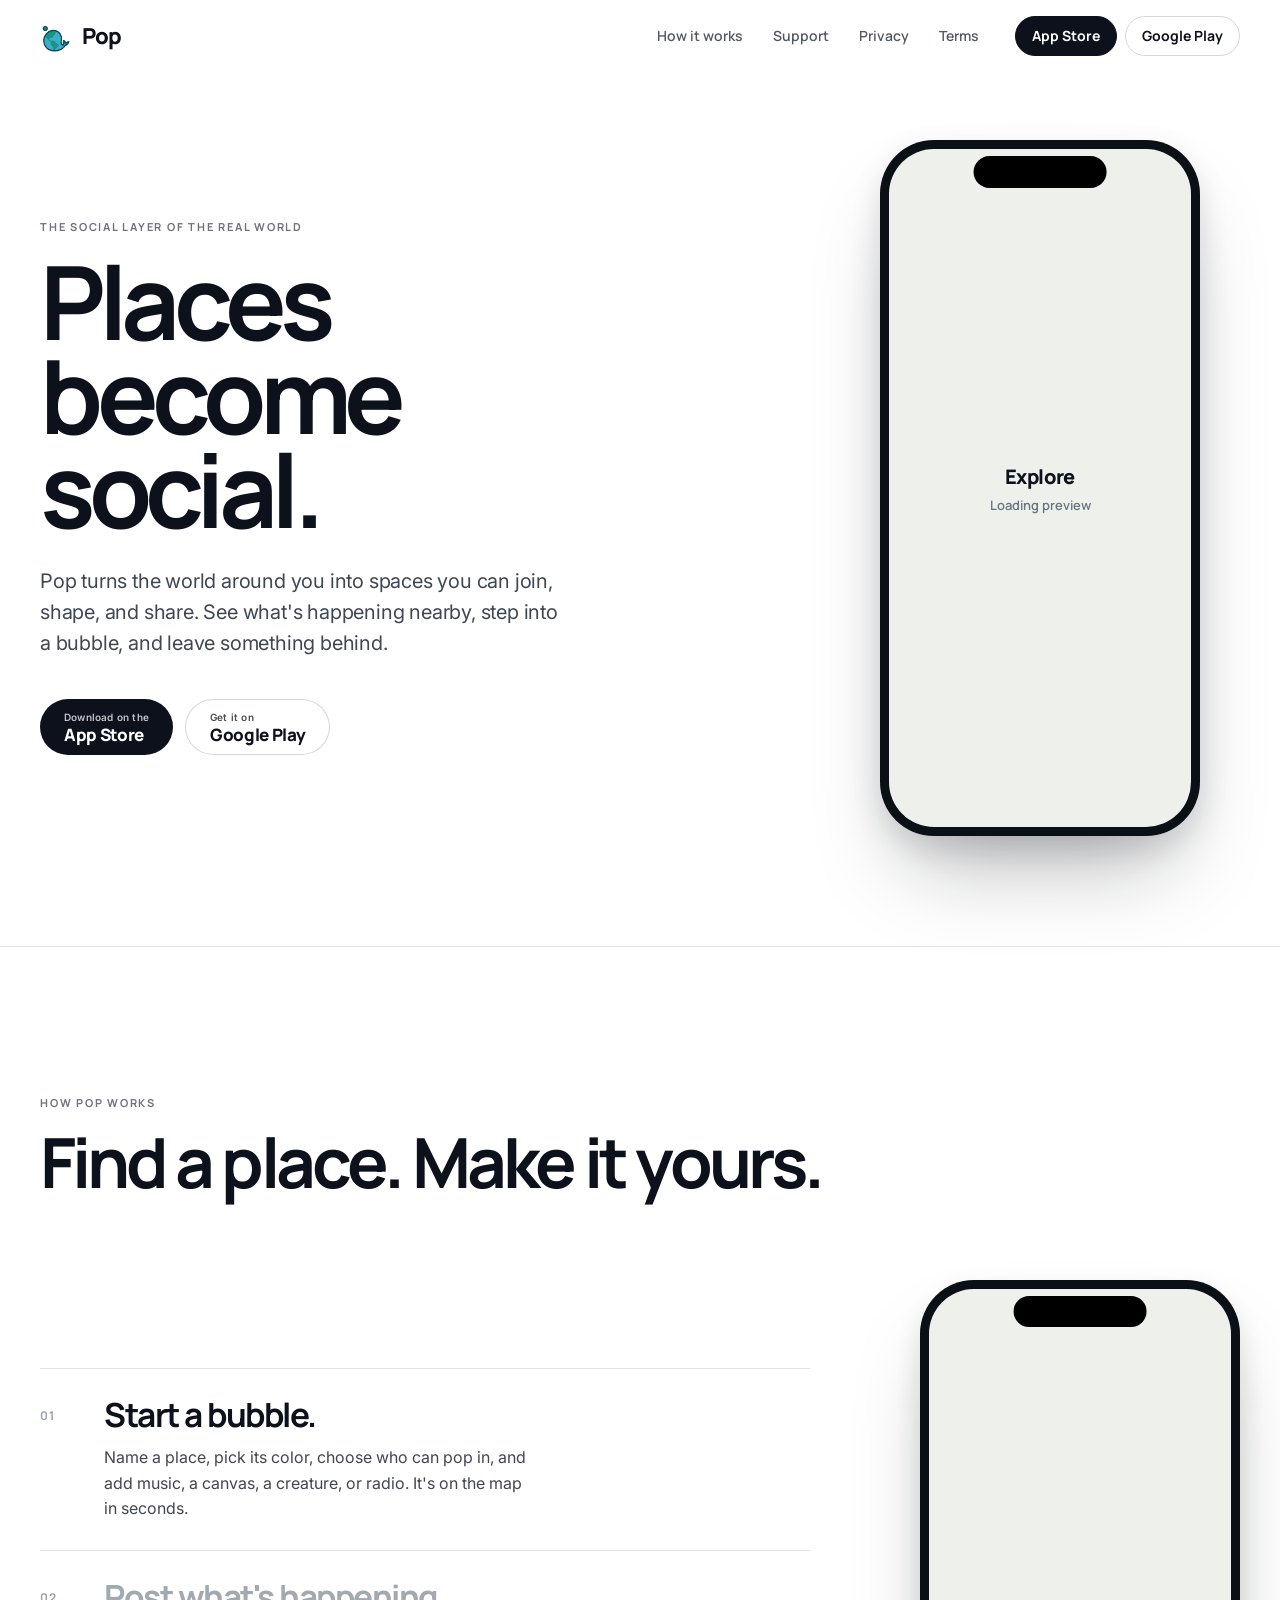
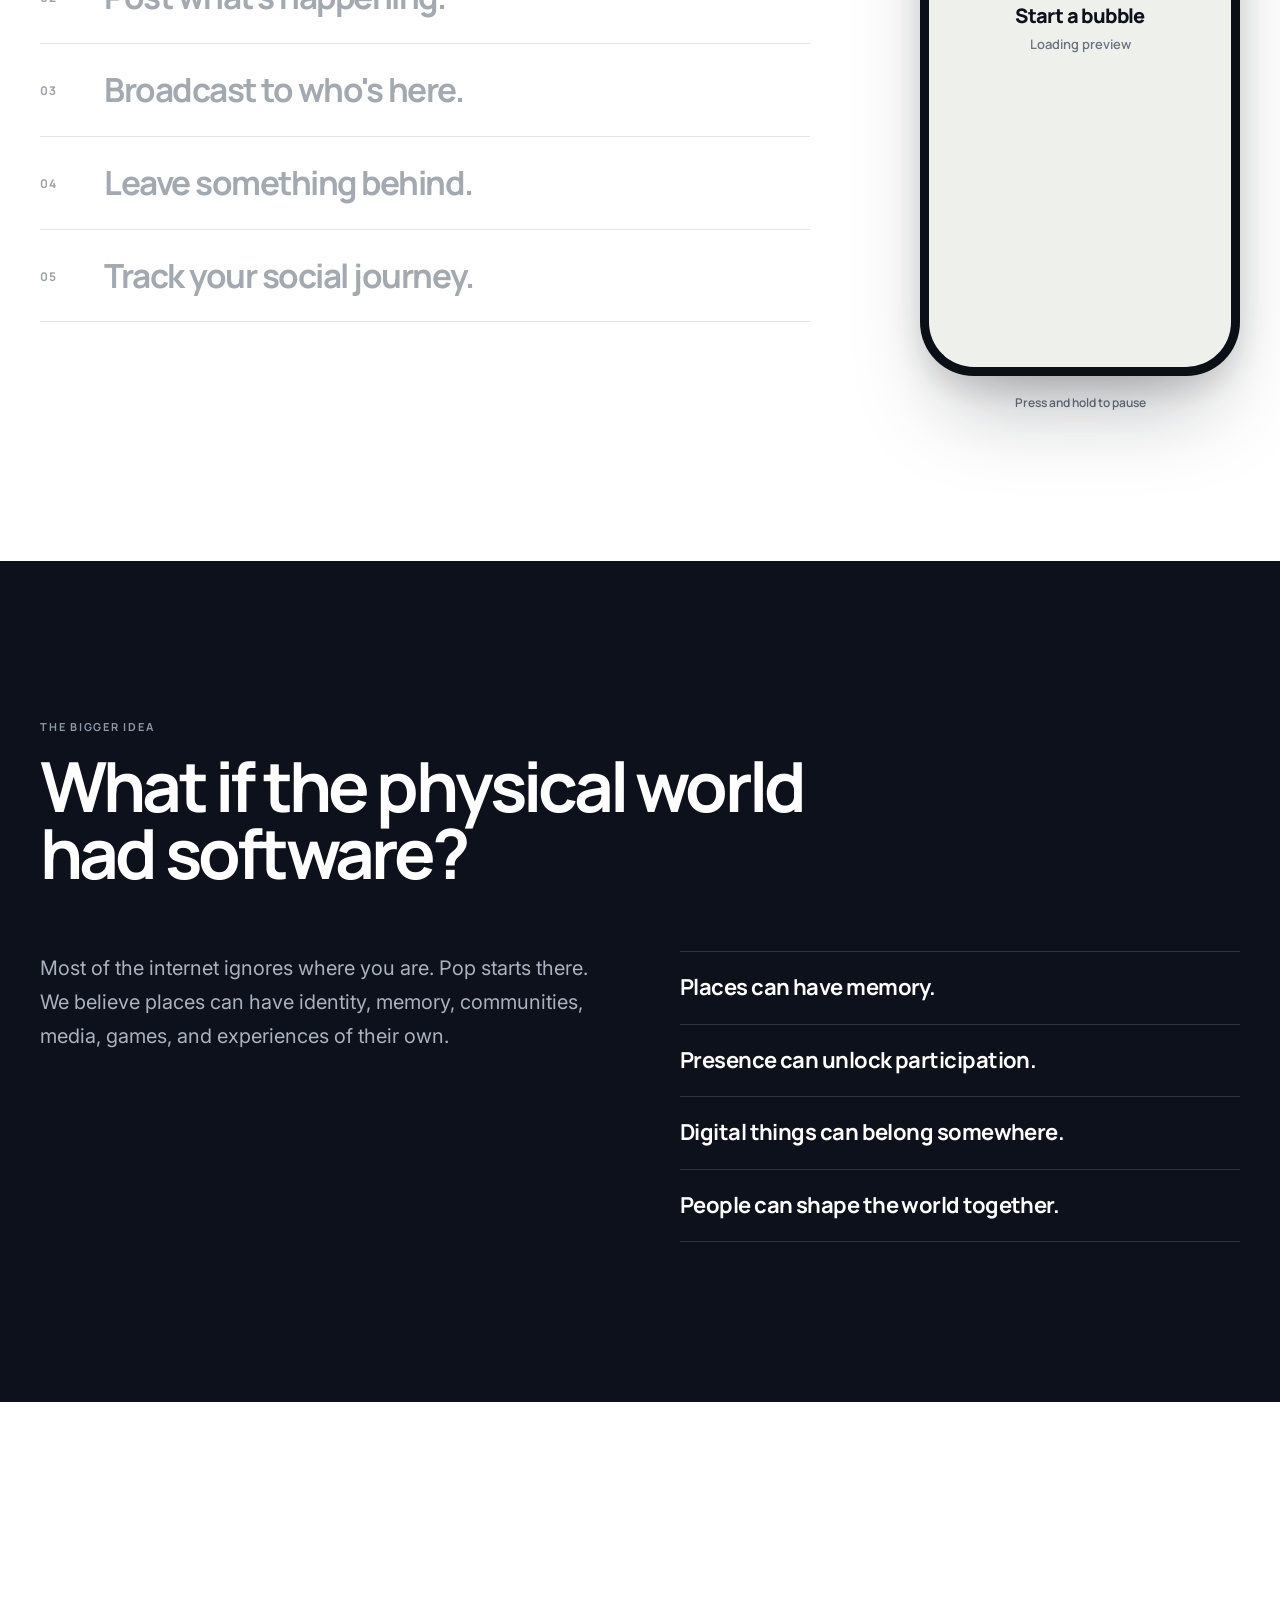
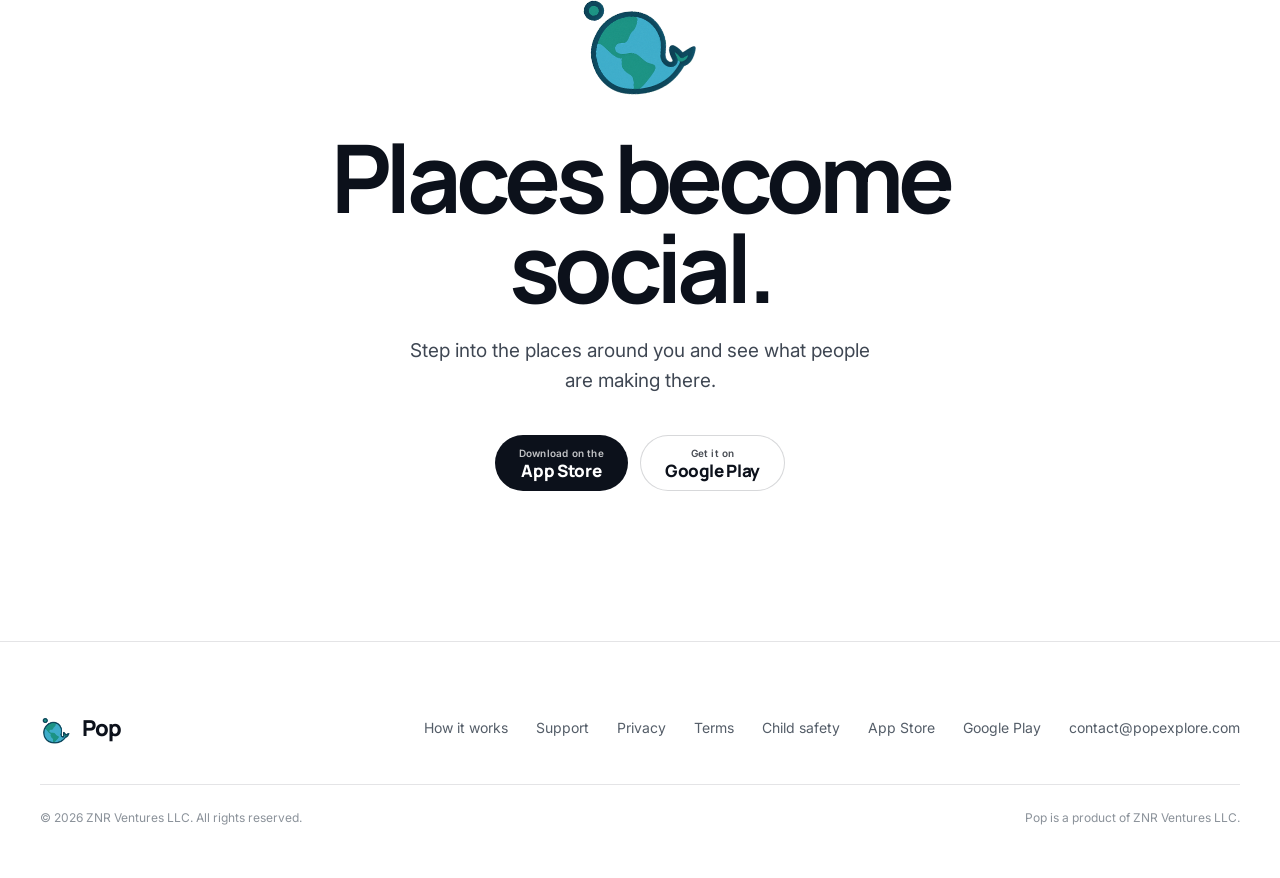
<file: index.html>
<!DOCTYPE html>
<html lang="en">
<head>
<meta charset="utf-8">
<meta name="viewport" content="width=device-width, initial-scale=1">
<title>Pop · Places become social</title>
<meta name="description" content="Pop is a location-based social app. Drop into bubbles anchored to real places, see what's happening nearby, and leave something behind.">
<link rel="canonical" href="https://popexplore.com/">
<meta name="theme-color" content="#FFFFFF">
<meta name="apple-itunes-app" content="app-id=6757016070">
<meta property="og:title" content="Pop · Places become social">
<meta property="og:description" content="Pop turns the world around you into social spaces you can join, shape, and share.">
<meta property="og:type" content="website">
<meta property="og:url" content="https://popexplore.com/">
<meta property="og:image" content="https://popexplore.com/assets/og.png">
<meta name="twitter:card" content="summary_large_image">
<meta name="twitter:title" content="Pop · Places become social">
<meta name="twitter:description" content="Pop turns the world around you into social spaces you can join, shape, and share.">
<meta name="twitter:image" content="https://popexplore.com/assets/og.png">
<link rel="icon" href="/assets/favicon.png?v=2">
<link rel="apple-touch-icon" href="/assets/favicon.png?v=2">
<link rel="preconnect" href="https://fonts.googleapis.com">
<link rel="preconnect" href="https://fonts.gstatic.com" crossorigin>
<link href="https://fonts.googleapis.com/css2?family=Inter:wght@400;500;600&family=Manrope:wght@500;600;700;800&display=swap" rel="stylesheet">
<link rel="stylesheet" href="/assets/site.css">
</head>
<body>
<header class="site-nav" id="nav">
  <div class="wrap nav-inner">
    <a class="brand" href="/"><img src="/assets/whale_logo.png" alt=""><span>Pop</span></a>
    <nav class="nav-links" aria-label="Primary navigation">
      <a href="/#product">How it works</a>
      <a href="/support.html">Support</a>
      <a href="/privacy.html">Privacy</a>
      <a href="/terms.html">Terms</a>
      <span class="nav-stores"><a class="nav-store dark" href="https://apps.apple.com/us/app/pop-where-moments-make-places/id6757016070" target="_blank" rel="noopener">App Store</a><a class="nav-store" href="https://play.google.com/store/apps/details?id=com.zach.popapp" target="_blank" rel="noopener">Google Play</a></span>
    </nav>
  </div>
</header>

<main>
<section class="hero">
<div class="wrap hero-grid">
<div class="hero-copy reveal">
<div class="kicker">The social layer of the real world</div>
<h1>Places become social.</h1>
<p class="lede">Pop turns the world around you into spaces you can join, shape, and share. See what's happening nearby, step into a bubble, and leave something behind.</p>
<div class="hero-actions"><div class="stores"><a class="store store-ios" href="https://apps.apple.com/us/app/pop-where-moments-make-places/id6757016070" target="_blank" rel="noopener"><small>Download on the</small><b>App Store</b></a><a class="store store-and" href="https://play.google.com/store/apps/details?id=com.zach.popapp" target="_blank" rel="noopener"><small>Get it on</small><b>Google Play</b></a></div></div>
</div>
<div class="hero-phone reveal"><div class="phone" id="heroPhone"><div class="scr"><video src="/media/explore.mp4" poster="/media/explore.jpg" muted loop playsinline preload="auto" aria-label="The Pop map, with bubbles anchored to real places. Tapping one opens its preview."></video><div class="island"></div><div class="ph"><b>Explore</b><span>Loading preview</span></div></div></div></div>
</div>
</section>

<section class="tour" id="product" aria-label="How Pop works">
<span id="features"></span>
<div class="wrap">
<div class="kicker reveal">How Pop works</div>
<h2 class="section-heading reveal">Find a place. Make it yours.</h2>
<div class="tour-grid">
<div class="steps reveal" role="tablist" aria-label="Pop features">
<button class="step" role="tab" aria-selected="false" data-k="create"><span class="n">01</span><span><span class="t">Start a bubble.</span><span class="d">Name a place, pick its color, choose who can pop in, and add music, a canvas, a creature, or radio. It's on the map in seconds.</span></span><span class="bar"><i></i></span></button>
<button class="step" role="tab" aria-selected="false" data-k="post"><span class="n">02</span><span><span class="t">Post what's happening.</span><span class="d">Share a moment with everyone in the bubble. Right here, right now.</span></span><span class="bar"><i></i></span></button>
<button class="step" role="tab" aria-selected="false" data-k="broadcast"><span class="n">03</span><span><span class="t">Broadcast to who's here.</span><span class="d">See the people around you, tap the ones you want, and send one message to all of them.</span></span><span class="bar"><i></i></span></button>
<button class="step" role="tab" aria-selected="false" data-k="station"><span class="n">04</span><span><span class="t">Leave something behind.</span><span class="d">A bubble can keep its own station. Tune in, nominate songs, and hear what a place sounds like.</span></span><span class="bar"><i></i></span></button>
<button class="step" role="tab" aria-selected="false" data-k="passport"><span class="n">05</span><span><span class="t">Track your social journey.</span><span class="d">Your profile keeps the bubbles, events, and people you've met along the way.</span></span><span class="bar"><i></i></span></button>
</div>
<div class="tour-phone"><div class="phone" id="tourPhone"><div class="scr"><video muted playsinline preload="metadata" poster="/media/create.jpg" aria-label="Pop feature walkthrough"></video><div class="island"></div><div class="ph"><b id="tourPh">Start a bubble</b><span>Loading preview</span></div></div></div><div class="hint">Press and hold to pause</div></div>
</div>
</div>
</section>

<section class="vision" id="vision">
<div class="wrap">
<div class="kicker reveal">The bigger idea</div>
<h2 class="section-heading reveal">What if the physical world had software?</h2>
<div class="vision-body"><p class="reveal">Most of the internet ignores where you are. Pop starts there. We believe places can have identity, memory, communities, media, games, and experiences of their own.</p><div class="vision-principles reveal"><div>Places can have memory.</div><div>Presence can unlock participation.</div><div>Digital things can belong somewhere.</div><div>People can shape the world together.</div></div></div>
</div>
</section>

<section class="final" id="get">
<div class="wrap reveal">
<img src="/assets/whale_logo.png" alt="Pop whale mascot">
<h2>Places become social.</h2>
<p>Step into the places around you and see what people are making there.</p>
<div class="stores center"><a class="store store-ios" href="https://apps.apple.com/us/app/pop-where-moments-make-places/id6757016070" target="_blank" rel="noopener"><small>Download on the</small><b>App Store</b></a><a class="store store-and" href="https://play.google.com/store/apps/details?id=com.zach.popapp" target="_blank" rel="noopener"><small>Get it on</small><b>Google Play</b></a></div>
</div>
</section>
</main>

<footer><div class="wrap"><div class="footer-top"><a class="brand" href="/"><img src="/assets/whale_logo.png" alt=""><span>Pop</span></a><nav class="footer-links" aria-label="Footer"><a href="/#product">How it works</a><a href="/support.html">Support</a><a href="/privacy.html">Privacy</a><a href="/terms.html">Terms</a><a href="/child-safety.html">Child safety</a><a href="https://apps.apple.com/us/app/pop-where-moments-make-places/id6757016070" target="_blank" rel="noopener">App Store</a><a href="https://play.google.com/store/apps/details?id=com.zach.popapp" target="_blank" rel="noopener">Google Play</a><a href="mailto:contact@popexplore.com">contact@popexplore.com</a></nav></div><div class="footer-bottom"><span>© 2026 ZNR Ventures LLC. All rights reserved.</span><span>Pop is a product of ZNR Ventures LLC.</span></div></div></footer>

<script src="/assets/site.js"></script>
</body>
</html>
</file>
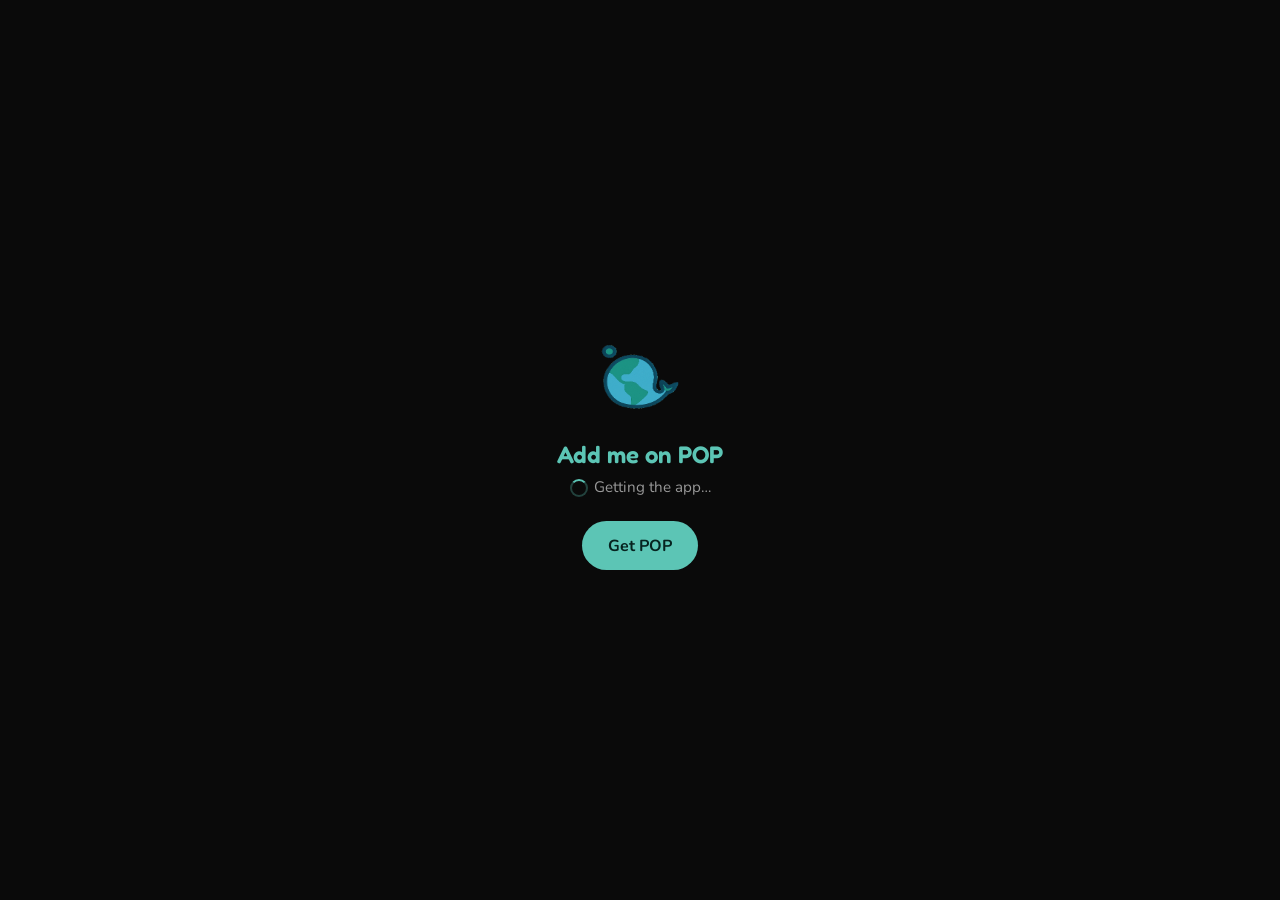
<file: add/index.html>
<!DOCTYPE html>
<html lang="en">
<head>
  <meta charset="UTF-8">
  <meta name="viewport" content="width=device-width, initial-scale=1.0">
  <title>Add me on POP</title>

  <!-- OG tags for iMessage / social link previews -->
  <meta property="og:title" content="Add me on POP">
  <meta property="og:description" content="Tap to add me as a friend on POP — the location-based social app.">
  <meta property="og:image" content="https://popexplore.com/assets/whale_logo.png">
  <meta property="og:type" content="website">
  <meta name="twitter:card" content="summary">
  <meta name="twitter:title" content="Add me on POP">
  <meta name="twitter:description" content="Tap to add me as a friend on POP.">
  <meta name="twitter:image" content="https://popexplore.com/assets/whale_logo.png">

  <link rel="icon" href="../assets/favicon.png?v=2">
  <style>
    @import url('https://fonts.googleapis.com/css2?family=Fredoka:wght@400;500;600&family=Nunito:wght@400;600;700&display=swap');
    * { box-sizing: border-box; margin: 0; padding: 0; }
    body {
      min-height: 100vh;
      display: flex;
      align-items: center;
      justify-content: center;
      background: #0a0a0a;
      color: #ebebeb;
      font-family: 'Nunito', sans-serif;
      overflow: hidden;
      padding: 2rem;
    }
    .card { text-align: center; max-width: 340px; }
    .card img {
      width: 80px;
      height: 80px;
      margin-bottom: 1.5rem;
      animation: float 3s ease-in-out infinite;
    }
    .card h1 {
      font-family: 'Fredoka', sans-serif;
      font-size: 1.5rem;
      font-weight: 600;
      margin-bottom: 0.5rem;
      color: #5CC5B5;
    }
    .card p { color: #999; font-size: 0.95rem; margin-bottom: 1.5rem; }
    .cta {
      display: inline-block;
      background: #5CC5B5;
      color: #06231f;
      font-weight: 700;
      text-decoration: none;
      padding: 0.85rem 1.6rem;
      border-radius: 999px;
    }
    .spinner {
      display: inline-block;
      width: 18px;
      height: 18px;
      border: 2px solid rgba(92,197,181,0.3);
      border-top-color: #5CC5B5;
      border-radius: 50%;
      animation: spin 0.8s linear infinite;
      vertical-align: middle;
      margin-right: 6px;
    }
    @keyframes spin { to { transform: rotate(360deg); } }
    @keyframes float {
      0%, 100% { transform: translateY(0); }
      50% { transform: translateY(-8px); }
    }
  </style>
</head>
<body>
  <div class="card">
    <img src="../assets/whale_logo.png" alt="POP">
    <h1>Add me on POP</h1>
    <p><span class="spinner"></span>Getting the app…</p>
    <a class="cta" id="getApp" href="#">Get POP</a>
  </div>

  <script>
    (function () {
      // Where non-app users go. If the app IS installed, iOS opens it via the
      // Universal Link (applinks:popexplore.com) and this page never loads.
      // Region-agnostic App Store link auto-localizes to the visitor's store.
      var STORE = 'https://apps.apple.com/app/id6757016070';

      document.getElementById('getApp').setAttribute('href', STORE);

      // Give the OS a beat to intercept via Universal Link, then fall through
      // to the store for anyone without the app.
      setTimeout(function () { window.location.replace(STORE); }, 1200);
    })();
  </script>
</body>
</html>
</file>
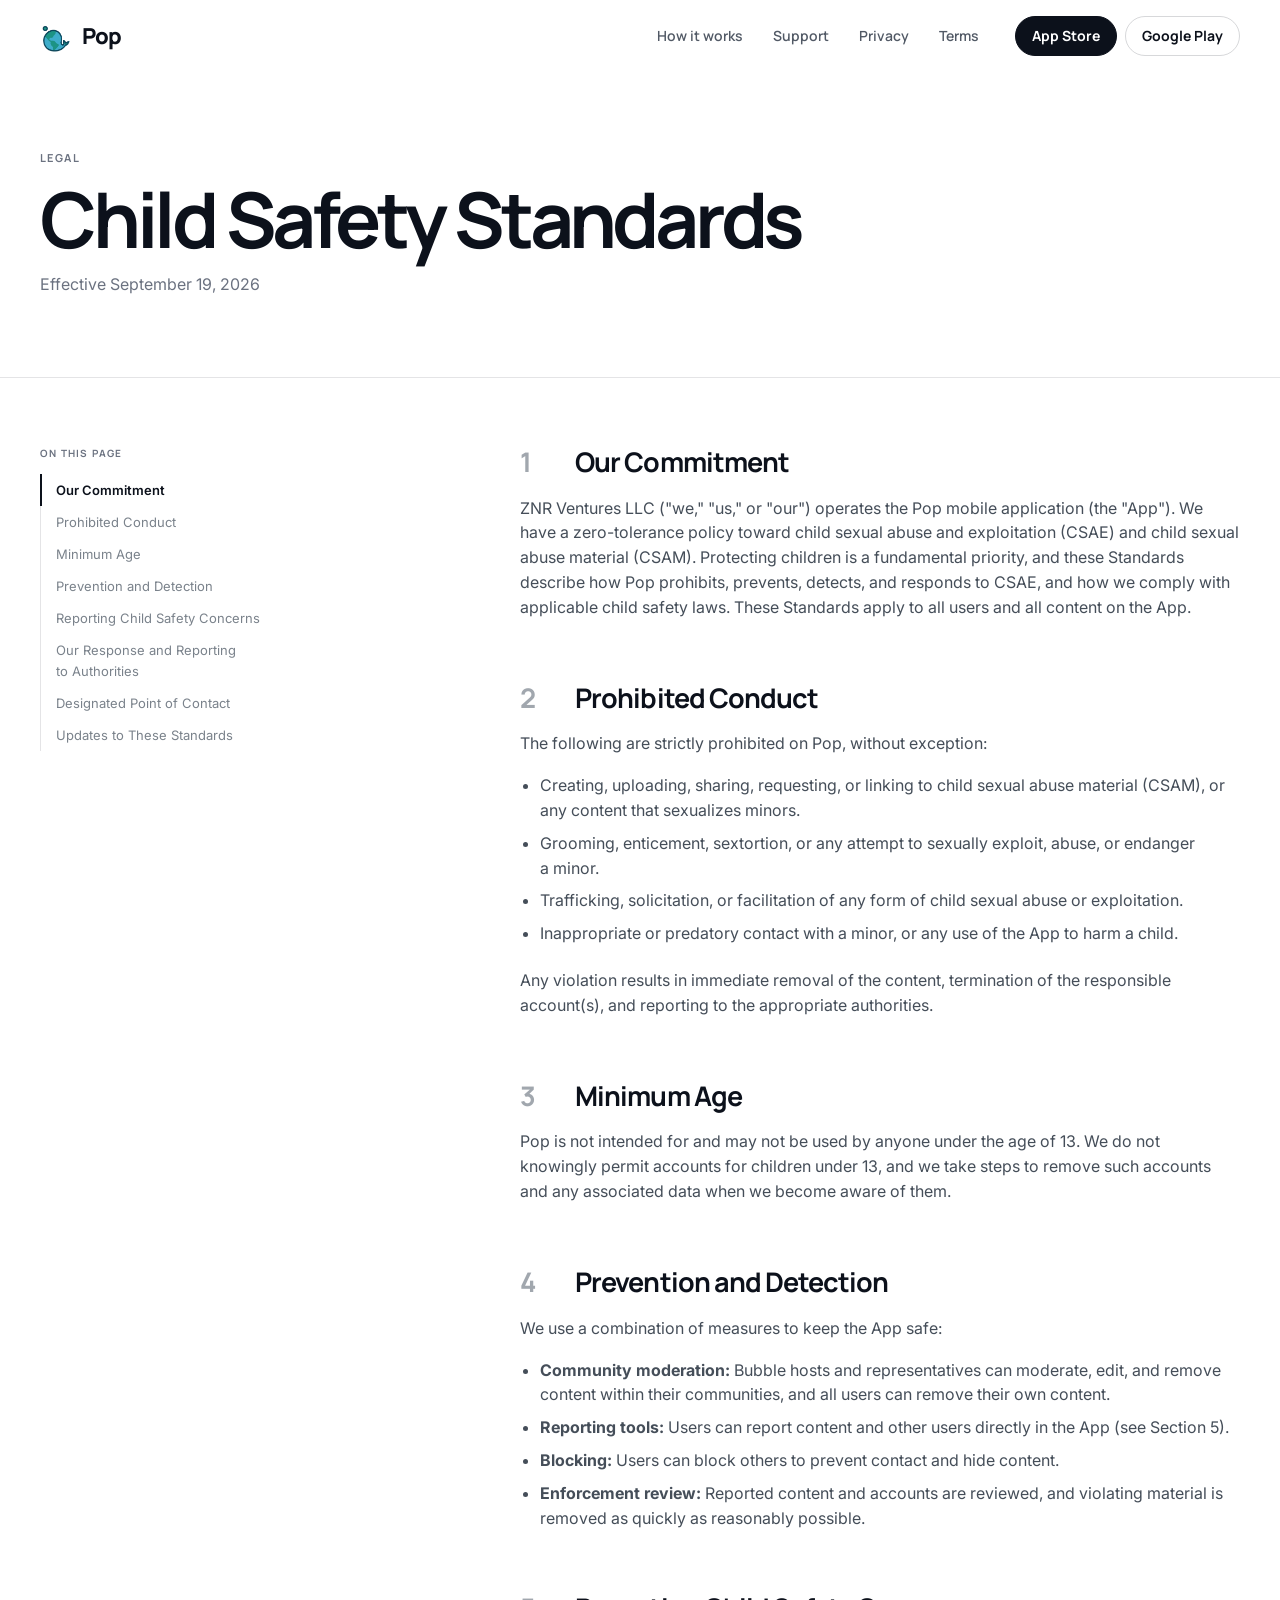
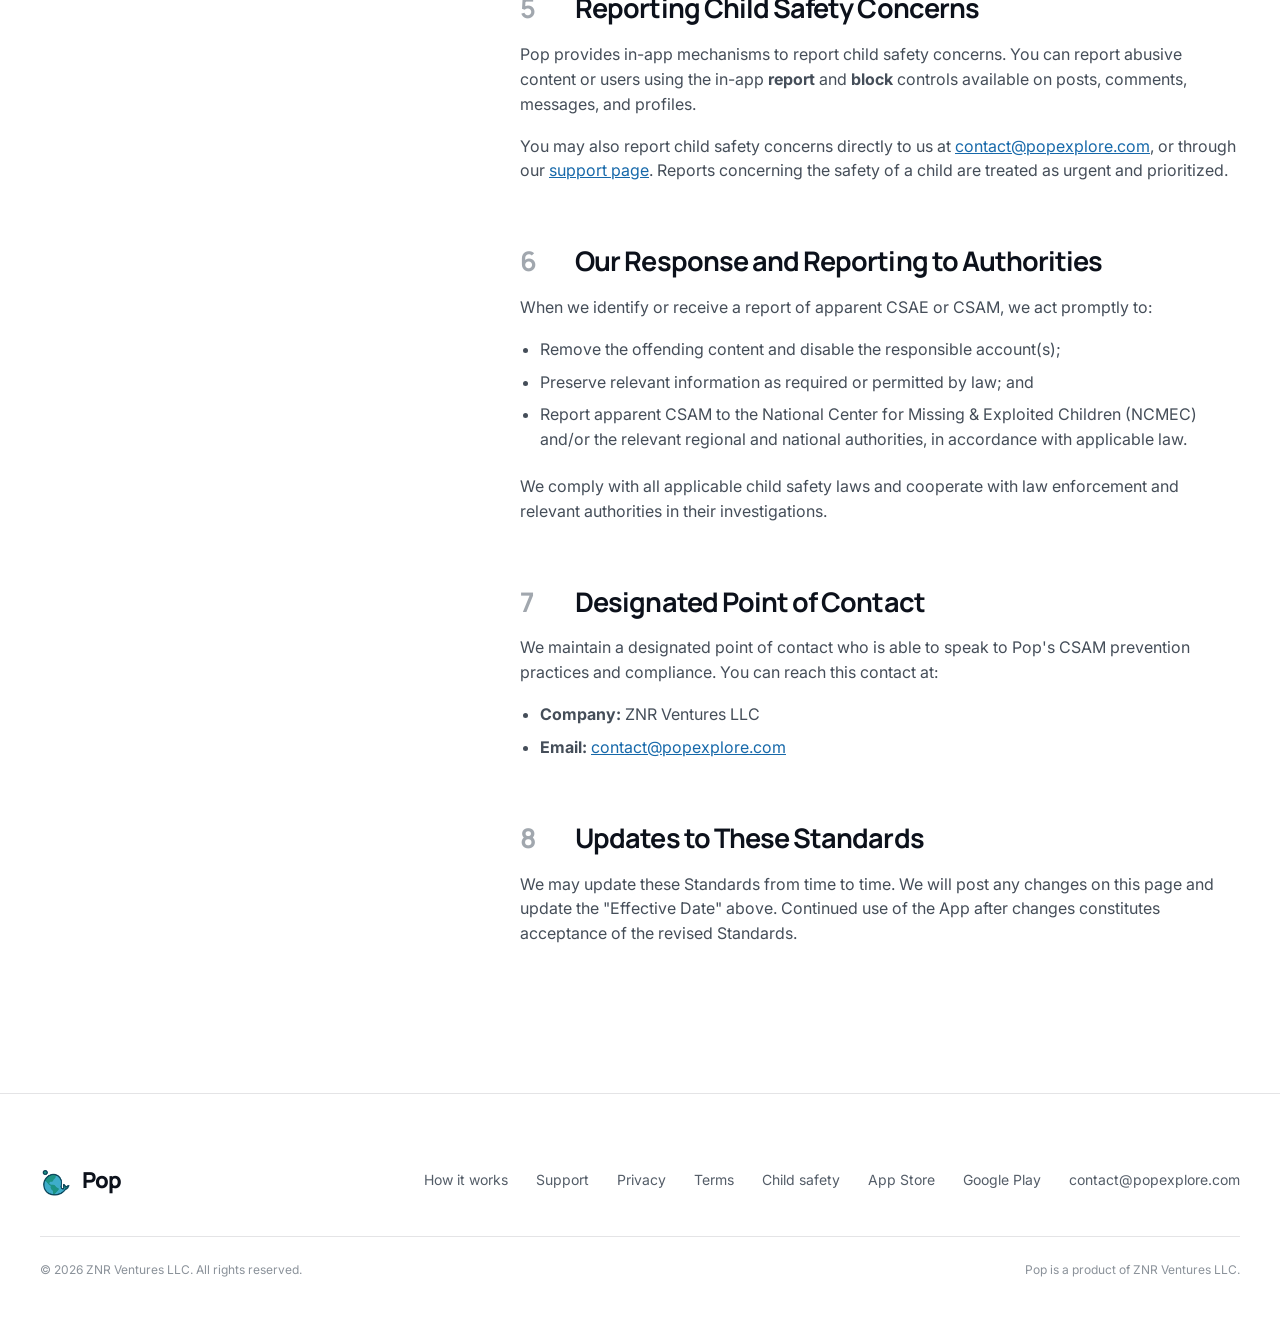
<file: child-safety.html>
<!DOCTYPE html>
<html lang="en">
<head>
<meta charset="utf-8">
<meta name="viewport" content="width=device-width, initial-scale=1">
<title>Child Safety Standards · Pop</title>
<meta name="description" content="Pop's standards against child sexual abuse and exploitation (CSAE). Our zero-tolerance policy, prevention measures, reporting, and compliance.">
<link rel="canonical" href="https://popexplore.com/child-safety.html">
<meta name="theme-color" content="#FFFFFF">
<link rel="icon" href="/assets/favicon.png?v=2">
<link rel="apple-touch-icon" href="/assets/favicon.png?v=2">
<link rel="preconnect" href="https://fonts.googleapis.com">
<link rel="preconnect" href="https://fonts.gstatic.com" crossorigin>
<link href="https://fonts.googleapis.com/css2?family=Inter:wght@400;500;600&family=Manrope:wght@500;600;700;800&display=swap" rel="stylesheet">
<link rel="stylesheet" href="/assets/site.css">
</head>
<body>
<header class="site-nav" id="nav">
  <div class="wrap nav-inner">
    <a class="brand" href="/"><img src="/assets/whale_logo.png" alt=""><span>Pop</span></a>
    <nav class="nav-links" aria-label="Primary navigation">
      <a href="/#product">How it works</a>
      <a href="/support.html">Support</a>
      <a href="/privacy.html">Privacy</a>
      <a href="/terms.html">Terms</a>
      <span class="nav-stores"><a class="nav-store dark" href="https://apps.apple.com/us/app/pop-where-moments-make-places/id6757016070" target="_blank" rel="noopener">App Store</a><a class="nav-store" href="https://play.google.com/store/apps/details?id=com.zach.popapp" target="_blank" rel="noopener">Google Play</a></span>
    </nav>
  </div>
</header>

<main>
<div class="doc-hero"><div class="wrap"><div class="eyebrow">Legal</div><h1>Child Safety Standards</h1><p>Effective September 19, 2026</p></div></div>
<div class="wrap doc">
<aside class="toc"><span class="eyebrow">On this page</span><ol></ol></aside>
<article class="prose">
<h2 id="cs-1">Our Commitment</h2>
<p>ZNR Ventures LLC ("we," "us," or "our") operates the Pop mobile application (the "App"). We have a zero-tolerance policy toward child sexual abuse and exploitation (CSAE) and child sexual abuse material (CSAM). Protecting children is a fundamental priority, and these Standards describe how Pop prohibits, prevents, detects, and responds to CSAE, and how we comply with applicable child safety laws. These Standards apply to all users and all content on the App.</p>
<h2 id="cs-2">Prohibited Conduct</h2>
<p>The following are strictly prohibited on Pop, without exception:</p>
<ul><li>Creating, uploading, sharing, requesting, or linking to child sexual abuse material (CSAM), or any content that sexualizes minors.</li><li>Grooming, enticement, sextortion, or any attempt to sexually exploit, abuse, or endanger a minor.</li><li>Trafficking, solicitation, or facilitation of any form of child sexual abuse or exploitation.</li><li>Inappropriate or predatory contact with a minor, or any use of the App to harm a child.</li></ul>
<p>Any violation results in immediate removal of the content, termination of the responsible account(s), and reporting to the appropriate authorities.</p>
<h2 id="cs-3">Minimum Age</h2>
<p>Pop is not intended for and may not be used by anyone under the age of 13. We do not knowingly permit accounts for children under 13, and we take steps to remove such accounts and any associated data when we become aware of them.</p>
<h2 id="cs-4">Prevention and Detection</h2>
<p>We use a combination of measures to keep the App safe:</p>
<ul><li><strong>Community moderation:</strong> Bubble hosts and representatives can moderate, edit, and remove content within their communities, and all users can remove their own content.</li><li><strong>Reporting tools:</strong> Users can report content and other users directly in the App (see Section 5).</li><li><strong>Blocking:</strong> Users can block others to prevent contact and hide content.</li><li><strong>Enforcement review:</strong> Reported content and accounts are reviewed, and violating material is removed as quickly as reasonably possible.</li></ul>
<h2 id="cs-5">Reporting Child Safety Concerns</h2>
<p>Pop provides in-app mechanisms to report child safety concerns. You can report abusive content or users using the in-app <strong>report</strong> and <strong>block</strong> controls available on posts, comments, messages, and profiles.</p>
<p>You may also report child safety concerns directly to us at <a href="mailto:contact@popexplore.com">contact@popexplore.com</a>, or through our <a href="/support.html">support page</a>. Reports concerning the safety of a child are treated as urgent and prioritized.</p>
<h2 id="cs-6">Our Response and Reporting to Authorities</h2>
<p>When we identify or receive a report of apparent CSAE or CSAM, we act promptly to:</p>
<ul><li>Remove the offending content and disable the responsible account(s);</li><li>Preserve relevant information as required or permitted by law; and</li><li>Report apparent CSAM to the National Center for Missing &amp; Exploited Children (NCMEC) and/or the relevant regional and national authorities, in accordance with applicable law.</li></ul>
<p>We comply with all applicable child safety laws and cooperate with law enforcement and relevant authorities in their investigations.</p>
<h2 id="cs-7">Designated Point of Contact</h2>
<p>We maintain a designated point of contact who is able to speak to Pop's CSAM prevention practices and compliance. You can reach this contact at:</p>
<ul><li><strong>Company:</strong> ZNR Ventures LLC</li><li><strong>Email:</strong> <a href="mailto:contact@popexplore.com">contact@popexplore.com</a></li></ul>
<h2 id="cs-8">Updates to These Standards</h2>
<p>We may update these Standards from time to time. We will post any changes on this page and update the "Effective Date" above. Continued use of the App after changes constitutes acceptance of the revised Standards.</p>
</article>
</div>
</main>

<footer><div class="wrap"><div class="footer-top"><a class="brand" href="/"><img src="/assets/whale_logo.png" alt=""><span>Pop</span></a><nav class="footer-links" aria-label="Footer"><a href="/#product">How it works</a><a href="/support.html">Support</a><a href="/privacy.html">Privacy</a><a href="/terms.html">Terms</a><a href="/child-safety.html">Child safety</a><a href="https://apps.apple.com/us/app/pop-where-moments-make-places/id6757016070" target="_blank" rel="noopener">App Store</a><a href="https://play.google.com/store/apps/details?id=com.zach.popapp" target="_blank" rel="noopener">Google Play</a><a href="mailto:contact@popexplore.com">contact@popexplore.com</a></nav></div><div class="footer-bottom"><span>© 2026 ZNR Ventures LLC. All rights reserved.</span><span>Pop is a product of ZNR Ventures LLC.</span></div></div></footer>

<script src="/assets/site.js"></script>
</body>
</html>
</file>
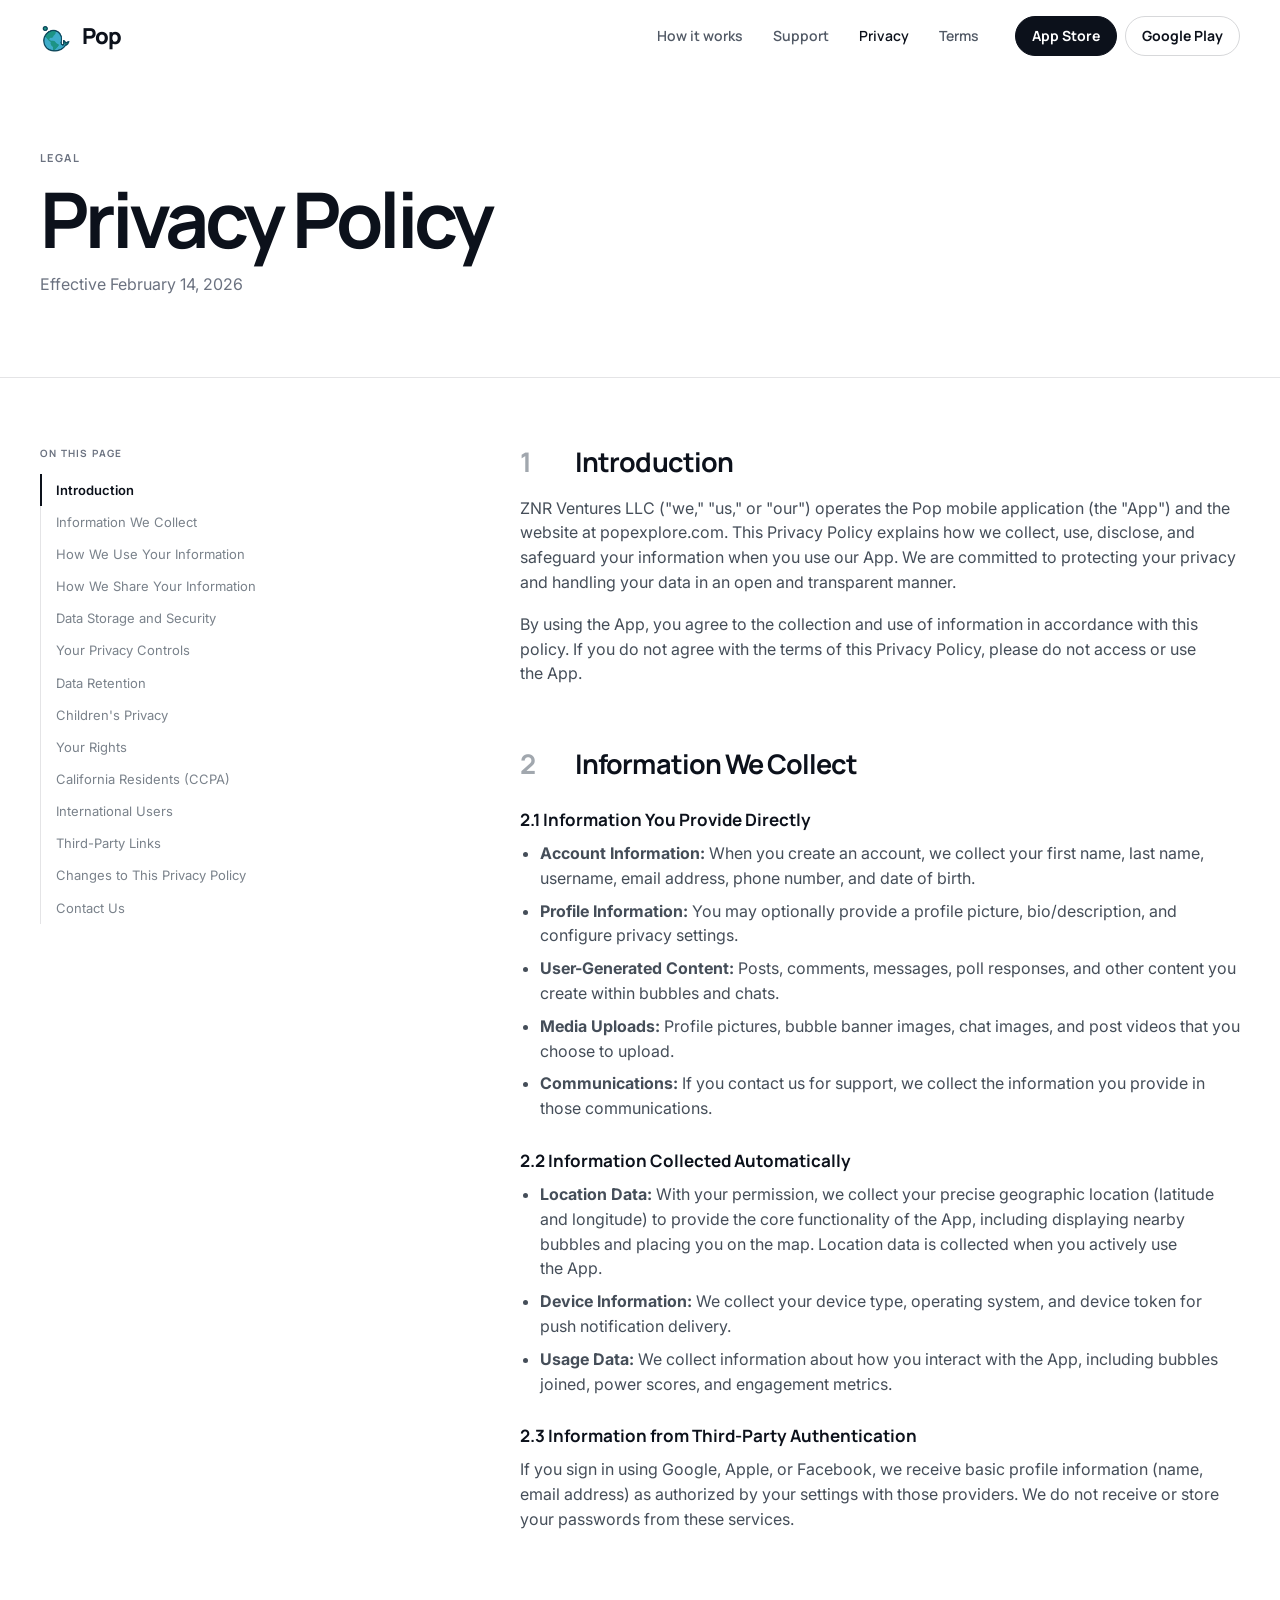
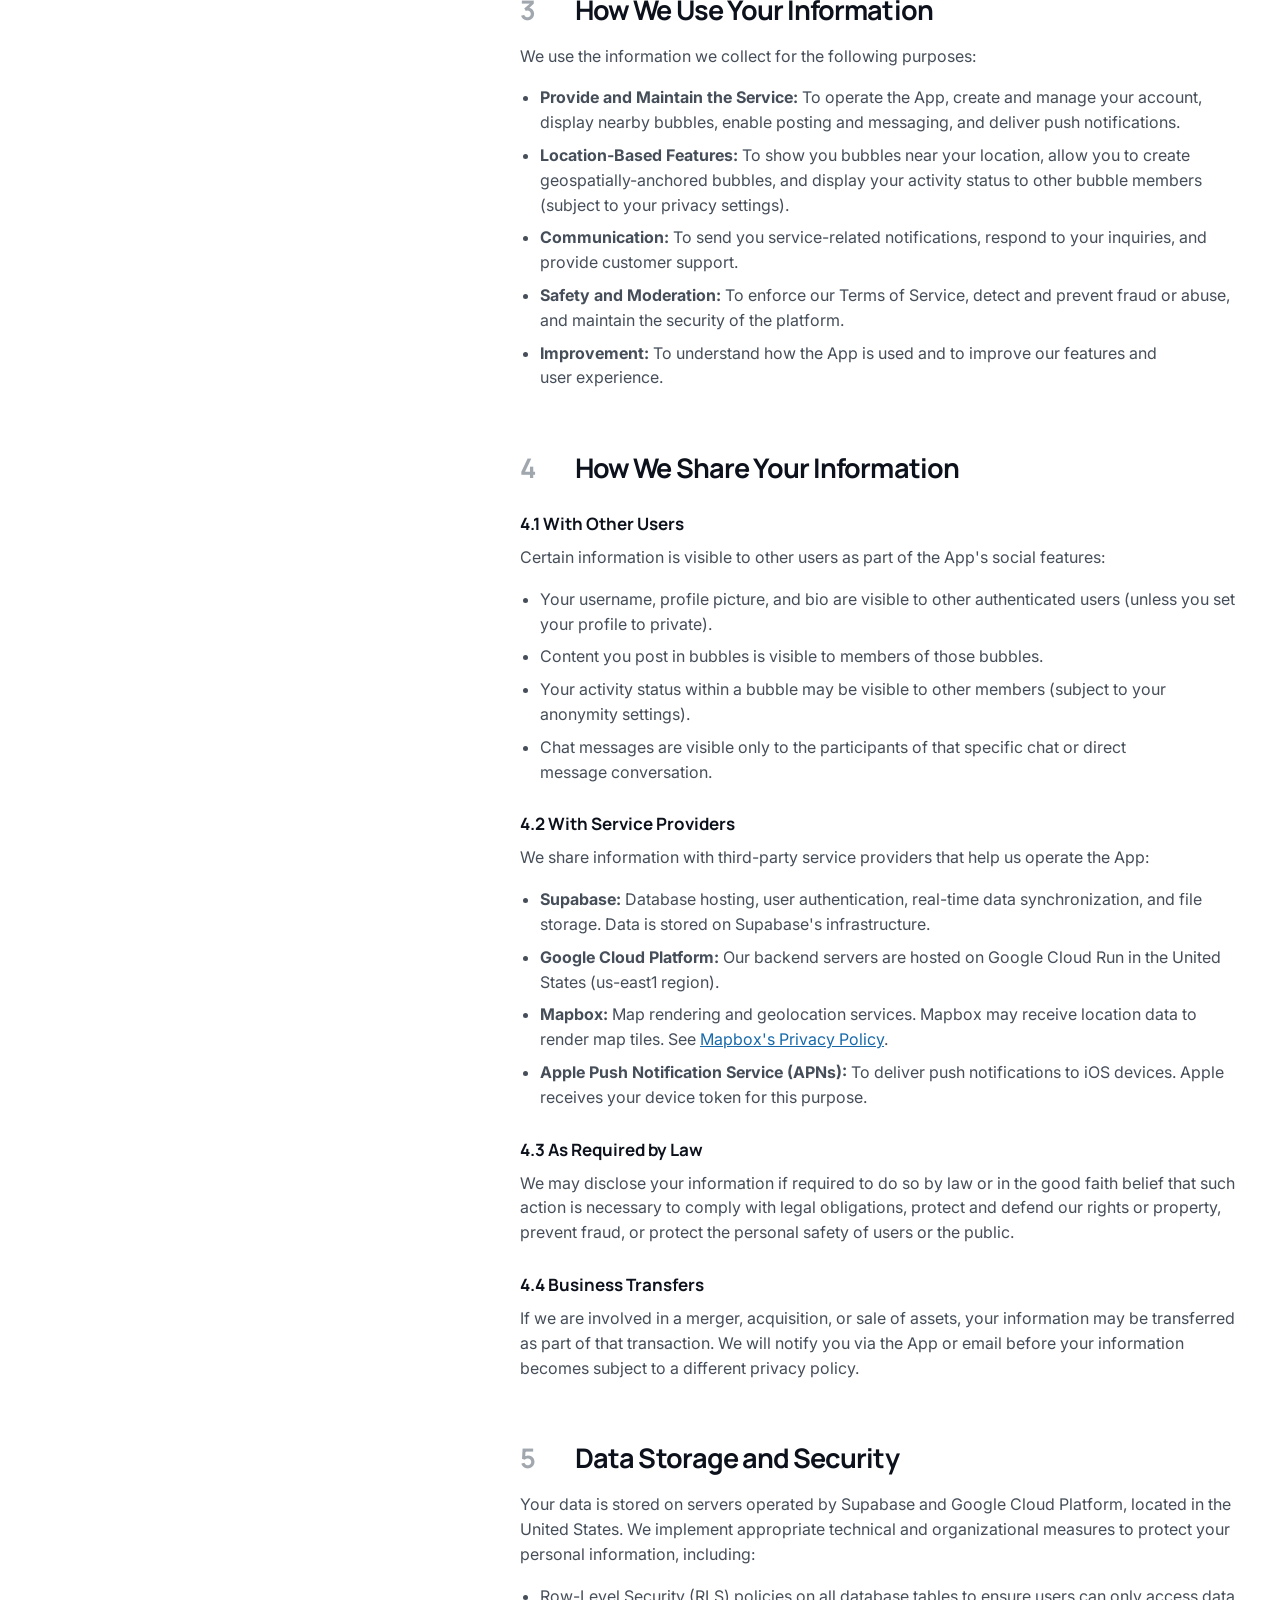
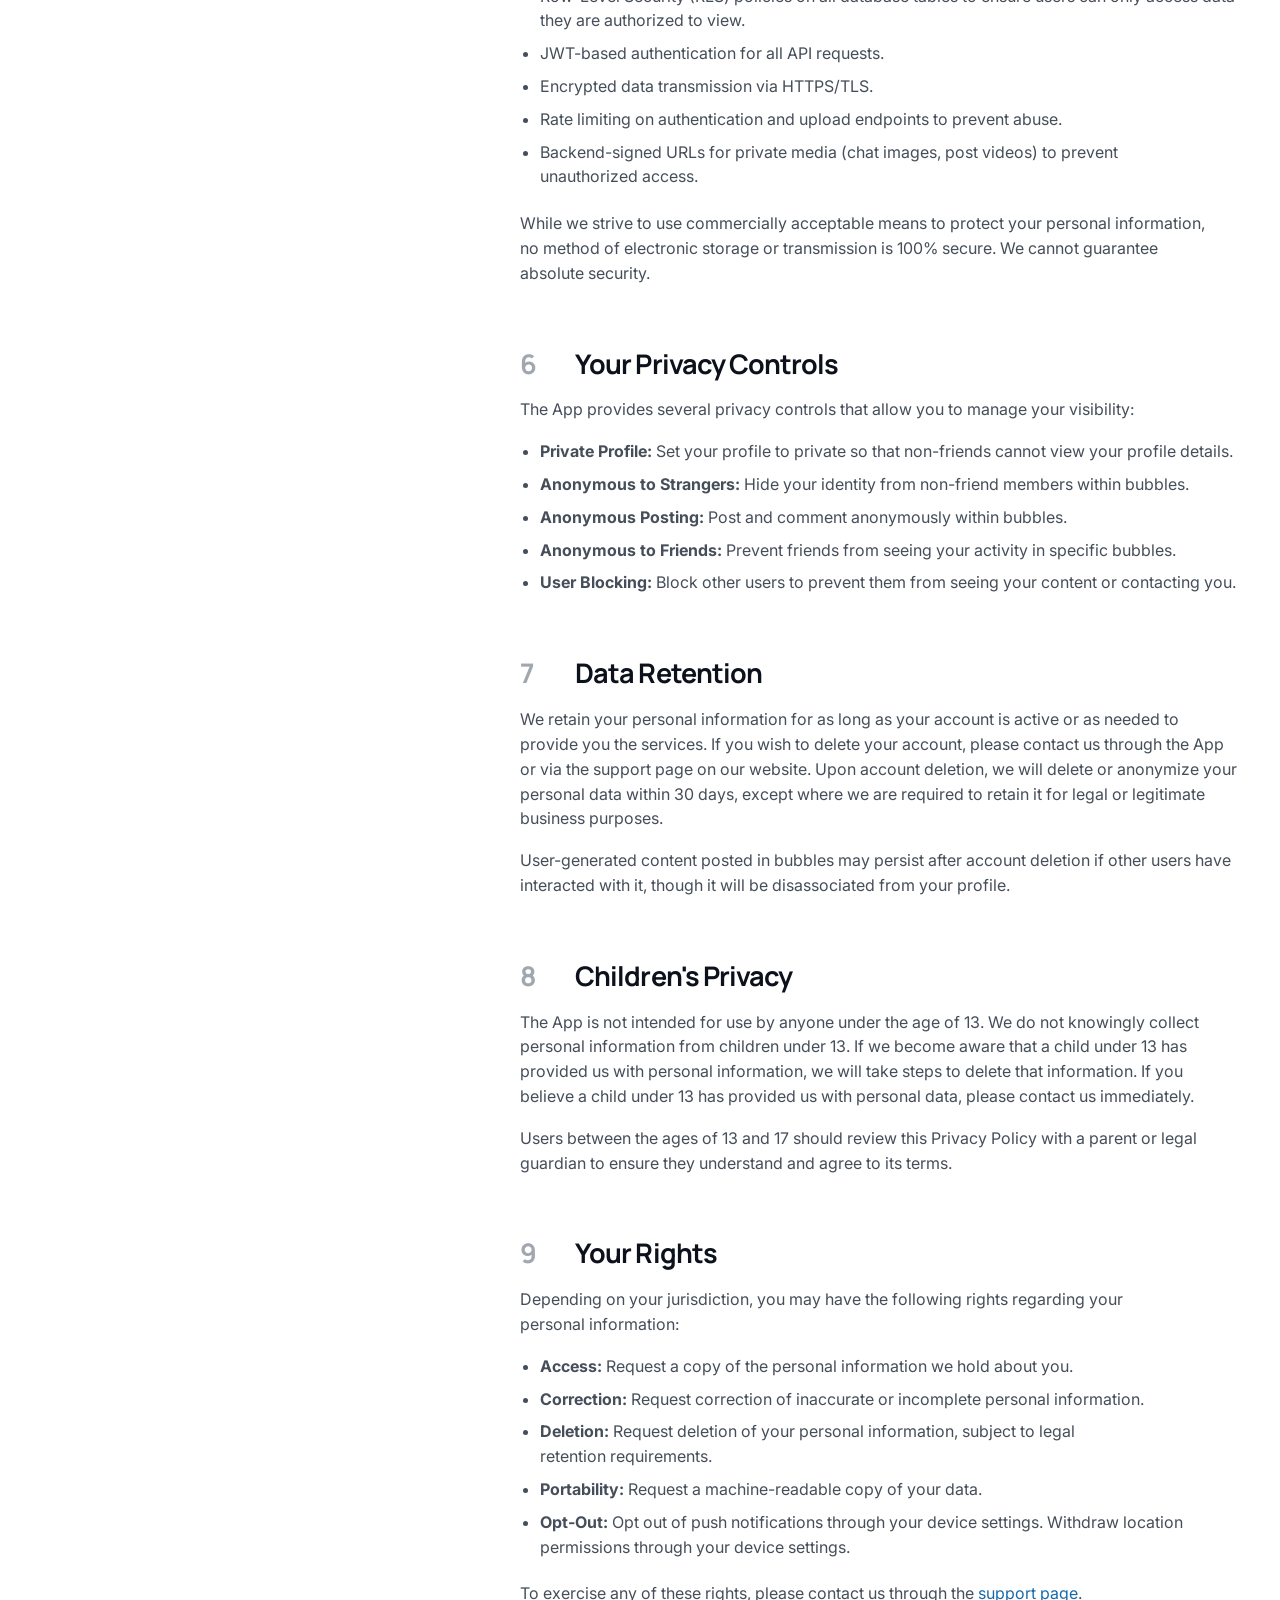
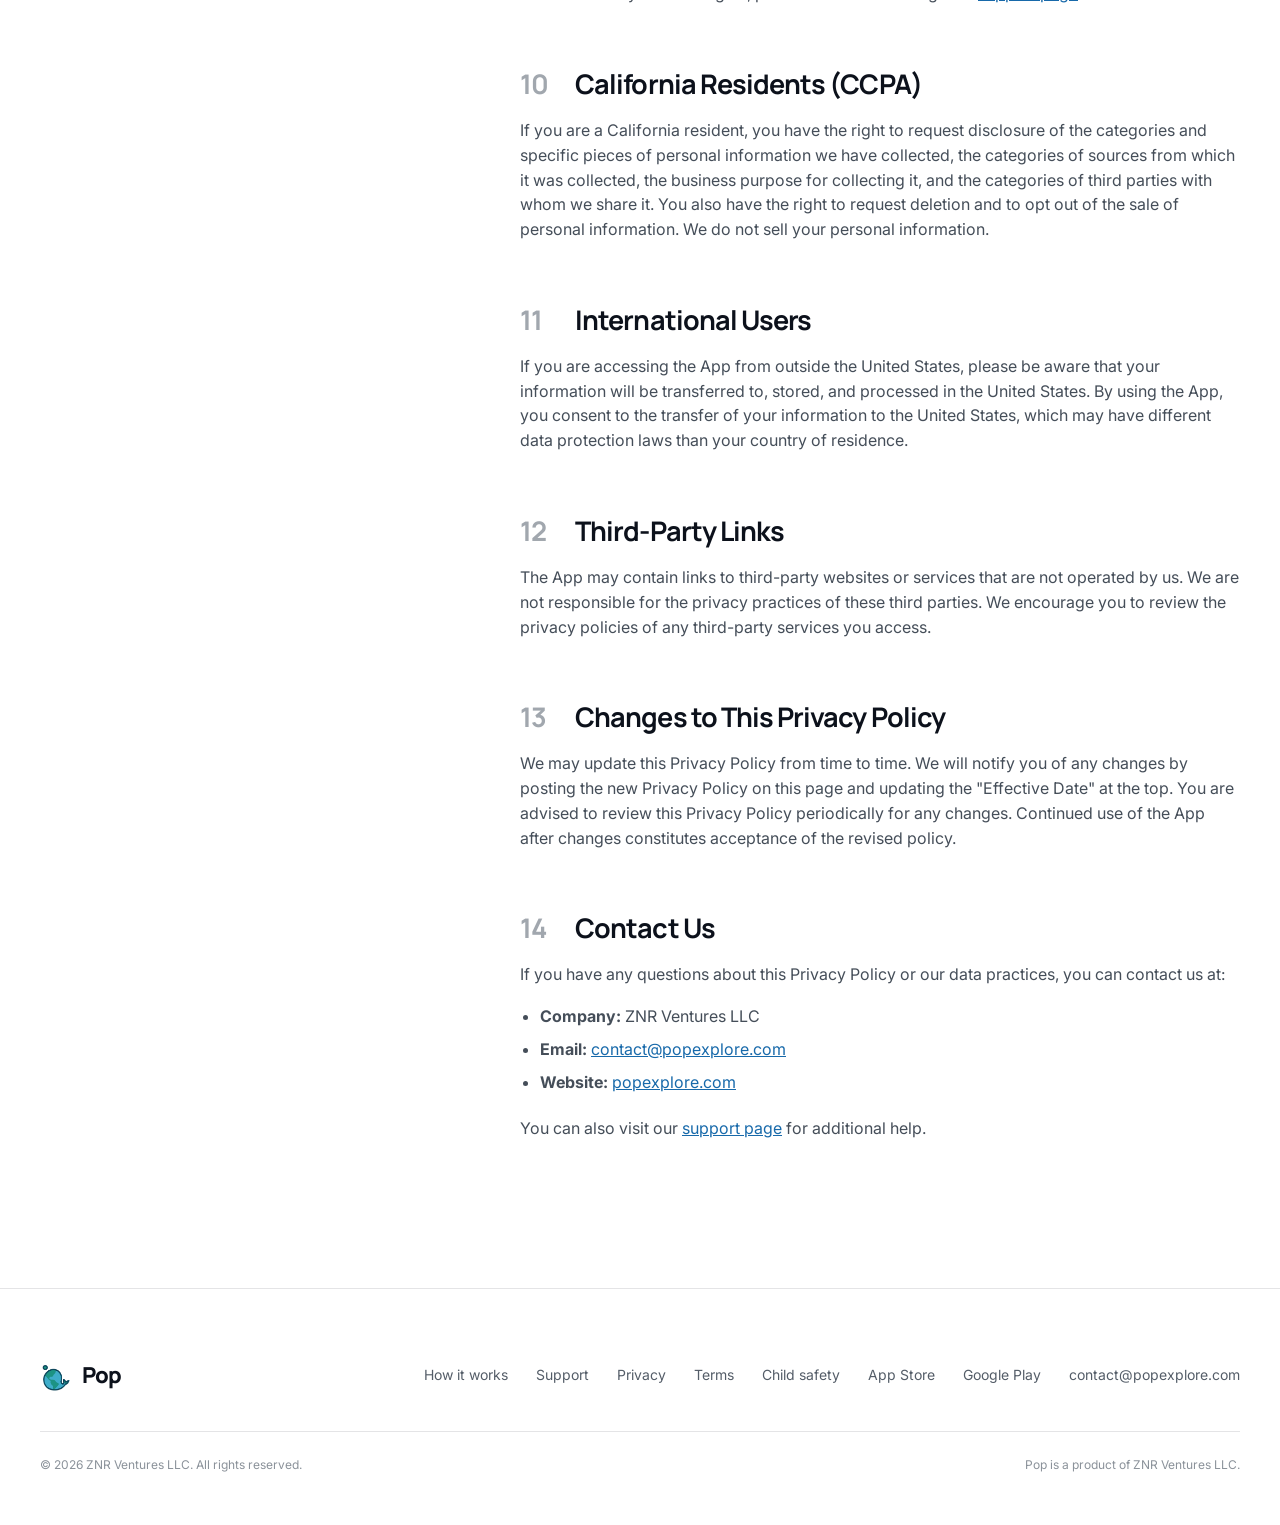
<file: privacy.html>
<!DOCTYPE html>
<html lang="en">
<head>
<meta charset="utf-8">
<meta name="viewport" content="width=device-width, initial-scale=1">
<title>Privacy Policy · Pop</title>
<meta name="description" content="Pop Privacy Policy. How ZNR Ventures LLC collects, uses, and protects your personal information.">
<link rel="canonical" href="https://popexplore.com/privacy.html">
<meta name="theme-color" content="#FFFFFF">
<link rel="icon" href="/assets/favicon.png?v=2">
<link rel="apple-touch-icon" href="/assets/favicon.png?v=2">
<link rel="preconnect" href="https://fonts.googleapis.com">
<link rel="preconnect" href="https://fonts.gstatic.com" crossorigin>
<link href="https://fonts.googleapis.com/css2?family=Inter:wght@400;500;600&family=Manrope:wght@500;600;700;800&display=swap" rel="stylesheet">
<link rel="stylesheet" href="/assets/site.css">
</head>
<body>
<header class="site-nav" id="nav">
  <div class="wrap nav-inner">
    <a class="brand" href="/"><img src="/assets/whale_logo.png" alt=""><span>Pop</span></a>
    <nav class="nav-links" aria-label="Primary navigation">
      <a href="/#product">How it works</a>
      <a href="/support.html">Support</a>
      <a href="/privacy.html" aria-current="page">Privacy</a>
      <a href="/terms.html">Terms</a>
      <span class="nav-stores"><a class="nav-store dark" href="https://apps.apple.com/us/app/pop-where-moments-make-places/id6757016070" target="_blank" rel="noopener">App Store</a><a class="nav-store" href="https://play.google.com/store/apps/details?id=com.zach.popapp" target="_blank" rel="noopener">Google Play</a></span>
    </nav>
  </div>
</header>

<main>
<div class="doc-hero"><div class="wrap"><div class="eyebrow">Legal</div><h1>Privacy Policy</h1><p>Effective February 14, 2026</p></div></div>
<div class="wrap doc">
<aside class="toc"><span class="eyebrow">On this page</span><ol></ol></aside>
<article class="prose">
<h2 id="p-1">Introduction</h2>
<p>ZNR Ventures LLC ("we," "us," or "our") operates the Pop mobile application (the "App") and the website at popexplore.com. This Privacy Policy explains how we collect, use, disclose, and safeguard your information when you use our App. We are committed to protecting your privacy and handling your data in an open and transparent manner.</p>
<p>By using the App, you agree to the collection and use of information in accordance with this policy. If you do not agree with the terms of this Privacy Policy, please do not access or use the App.</p>
<h2 id="p-2">Information We Collect</h2>
<h3>2.1 Information You Provide Directly</h3>
<ul><li><strong>Account Information:</strong> When you create an account, we collect your first name, last name, username, email address, phone number, and date of birth.</li><li><strong>Profile Information:</strong> You may optionally provide a profile picture, bio/description, and configure privacy settings.</li><li><strong>User-Generated Content:</strong> Posts, comments, messages, poll responses, and other content you create within bubbles and chats.</li><li><strong>Media Uploads:</strong> Profile pictures, bubble banner images, chat images, and post videos that you choose to upload.</li><li><strong>Communications:</strong> If you contact us for support, we collect the information you provide in those communications.</li></ul>
<h3>2.2 Information Collected Automatically</h3>
<ul><li><strong>Location Data:</strong> With your permission, we collect your precise geographic location (latitude and longitude) to provide the core functionality of the App, including displaying nearby bubbles and placing you on the map. Location data is collected when you actively use the App.</li><li><strong>Device Information:</strong> We collect your device type, operating system, and device token for push notification delivery.</li><li><strong>Usage Data:</strong> We collect information about how you interact with the App, including bubbles joined, power scores, and engagement metrics.</li></ul>
<h3>2.3 Information from Third-Party Authentication</h3>
<p>If you sign in using Google, Apple, or Facebook, we receive basic profile information (name, email address) as authorized by your settings with those providers. We do not receive or store your passwords from these services.</p>
<h2 id="p-3">How We Use Your Information</h2>
<p>We use the information we collect for the following purposes:</p>
<ul><li><strong>Provide and Maintain the Service:</strong> To operate the App, create and manage your account, display nearby bubbles, enable posting and messaging, and deliver push notifications.</li><li><strong>Location-Based Features:</strong> To show you bubbles near your location, allow you to create geospatially-anchored bubbles, and display your activity status to other bubble members (subject to your privacy settings).</li><li><strong>Communication:</strong> To send you service-related notifications, respond to your inquiries, and provide customer support.</li><li><strong>Safety and Moderation:</strong> To enforce our Terms of Service, detect and prevent fraud or abuse, and maintain the security of the platform.</li><li><strong>Improvement:</strong> To understand how the App is used and to improve our features and user experience.</li></ul>
<h2 id="p-4">How We Share Your Information</h2>
<h3>4.1 With Other Users</h3>
<p>Certain information is visible to other users as part of the App's social features:</p>
<ul><li>Your username, profile picture, and bio are visible to other authenticated users (unless you set your profile to private).</li><li>Content you post in bubbles is visible to members of those bubbles.</li><li>Your activity status within a bubble may be visible to other members (subject to your anonymity settings).</li><li>Chat messages are visible only to the participants of that specific chat or direct message conversation.</li></ul>
<h3>4.2 With Service Providers</h3>
<p>We share information with third-party service providers that help us operate the App:</p>
<ul><li><strong>Supabase:</strong> Database hosting, user authentication, real-time data synchronization, and file storage. Data is stored on Supabase's infrastructure.</li><li><strong>Google Cloud Platform:</strong> Our backend servers are hosted on Google Cloud Run in the United States (us-east1 region).</li><li><strong>Mapbox:</strong> Map rendering and geolocation services. Mapbox may receive location data to render map tiles. See <a href="https://www.mapbox.com/legal/privacy" target="_blank" rel="noopener">Mapbox's Privacy Policy</a>.</li><li><strong>Apple Push Notification Service (APNs):</strong> To deliver push notifications to iOS devices. Apple receives your device token for this purpose.</li></ul>
<h3>4.3 As Required by Law</h3>
<p>We may disclose your information if required to do so by law or in the good faith belief that such action is necessary to comply with legal obligations, protect and defend our rights or property, prevent fraud, or protect the personal safety of users or the public.</p>
<h3>4.4 Business Transfers</h3>
<p>If we are involved in a merger, acquisition, or sale of assets, your information may be transferred as part of that transaction. We will notify you via the App or email before your information becomes subject to a different privacy policy.</p>
<h2 id="p-5">Data Storage and Security</h2>
<p>Your data is stored on servers operated by Supabase and Google Cloud Platform, located in the United States. We implement appropriate technical and organizational measures to protect your personal information, including:</p>
<ul><li>Row-Level Security (RLS) policies on all database tables to ensure users can only access data they are authorized to view.</li><li>JWT-based authentication for all API requests.</li><li>Encrypted data transmission via HTTPS/TLS.</li><li>Rate limiting on authentication and upload endpoints to prevent abuse.</li><li>Backend-signed URLs for private media (chat images, post videos) to prevent unauthorized access.</li></ul>
<p>While we strive to use commercially acceptable means to protect your personal information, no method of electronic storage or transmission is 100% secure. We cannot guarantee absolute security.</p>
<h2 id="p-6">Your Privacy Controls</h2>
<p>The App provides several privacy controls that allow you to manage your visibility:</p>
<ul><li><strong>Private Profile:</strong> Set your profile to private so that non-friends cannot view your profile details.</li><li><strong>Anonymous to Strangers:</strong> Hide your identity from non-friend members within bubbles.</li><li><strong>Anonymous Posting:</strong> Post and comment anonymously within bubbles.</li><li><strong>Anonymous to Friends:</strong> Prevent friends from seeing your activity in specific bubbles.</li><li><strong>User Blocking:</strong> Block other users to prevent them from seeing your content or contacting you.</li></ul>
<h2 id="p-7">Data Retention</h2>
<p>We retain your personal information for as long as your account is active or as needed to provide you the services. If you wish to delete your account, please contact us through the App or via the support page on our website. Upon account deletion, we will delete or anonymize your personal data within 30 days, except where we are required to retain it for legal or legitimate business purposes.</p>
<p>User-generated content posted in bubbles may persist after account deletion if other users have interacted with it, though it will be disassociated from your profile.</p>
<h2 id="p-8">Children's Privacy</h2>
<p>The App is not intended for use by anyone under the age of 13. We do not knowingly collect personal information from children under 13. If we become aware that a child under 13 has provided us with personal information, we will take steps to delete that information. If you believe a child under 13 has provided us with personal data, please contact us immediately.</p>
<p>Users between the ages of 13 and 17 should review this Privacy Policy with a parent or legal guardian to ensure they understand and agree to its terms.</p>
<h2 id="p-9">Your Rights</h2>
<p>Depending on your jurisdiction, you may have the following rights regarding your personal information:</p>
<ul><li><strong>Access:</strong> Request a copy of the personal information we hold about you.</li><li><strong>Correction:</strong> Request correction of inaccurate or incomplete personal information.</li><li><strong>Deletion:</strong> Request deletion of your personal information, subject to legal retention requirements.</li><li><strong>Portability:</strong> Request a machine-readable copy of your data.</li><li><strong>Opt-Out:</strong> Opt out of push notifications through your device settings. Withdraw location permissions through your device settings.</li></ul>
<p>To exercise any of these rights, please contact us through the <a href="/support.html">support page</a>.</p>
<h2 id="p-10">California Residents (CCPA)</h2>
<p>If you are a California resident, you have the right to request disclosure of the categories and specific pieces of personal information we have collected, the categories of sources from which it was collected, the business purpose for collecting it, and the categories of third parties with whom we share it. You also have the right to request deletion and to opt out of the sale of personal information. We do not sell your personal information.</p>
<h2 id="p-11">International Users</h2>
<p>If you are accessing the App from outside the United States, please be aware that your information will be transferred to, stored, and processed in the United States. By using the App, you consent to the transfer of your information to the United States, which may have different data protection laws than your country of residence.</p>
<h2 id="p-12">Third-Party Links</h2>
<p>The App may contain links to third-party websites or services that are not operated by us. We are not responsible for the privacy practices of these third parties. We encourage you to review the privacy policies of any third-party services you access.</p>
<h2 id="p-13">Changes to This Privacy Policy</h2>
<p>We may update this Privacy Policy from time to time. We will notify you of any changes by posting the new Privacy Policy on this page and updating the "Effective Date" at the top. You are advised to review this Privacy Policy periodically for any changes. Continued use of the App after changes constitutes acceptance of the revised policy.</p>
<h2 id="p-14">Contact Us</h2>
<p>If you have any questions about this Privacy Policy or our data practices, you can contact us at:</p>
<ul><li><strong>Company:</strong> ZNR Ventures LLC</li><li><strong>Email:</strong> <a href="mailto:contact@popexplore.com">contact@popexplore.com</a></li><li><strong>Website:</strong> <a href="https://popexplore.com">popexplore.com</a></li></ul>
<p>You can also visit our <a href="/support.html">support page</a> for additional help.</p>
</article>
</div>
</main>

<footer><div class="wrap"><div class="footer-top"><a class="brand" href="/"><img src="/assets/whale_logo.png" alt=""><span>Pop</span></a><nav class="footer-links" aria-label="Footer"><a href="/#product">How it works</a><a href="/support.html">Support</a><a href="/privacy.html">Privacy</a><a href="/terms.html">Terms</a><a href="/child-safety.html">Child safety</a><a href="https://apps.apple.com/us/app/pop-where-moments-make-places/id6757016070" target="_blank" rel="noopener">App Store</a><a href="https://play.google.com/store/apps/details?id=com.zach.popapp" target="_blank" rel="noopener">Google Play</a><a href="mailto:contact@popexplore.com">contact@popexplore.com</a></nav></div><div class="footer-bottom"><span>© 2026 ZNR Ventures LLC. All rights reserved.</span><span>Pop is a product of ZNR Ventures LLC.</span></div></div></footer>

<script src="/assets/site.js"></script>
</body>
</html>
</file>
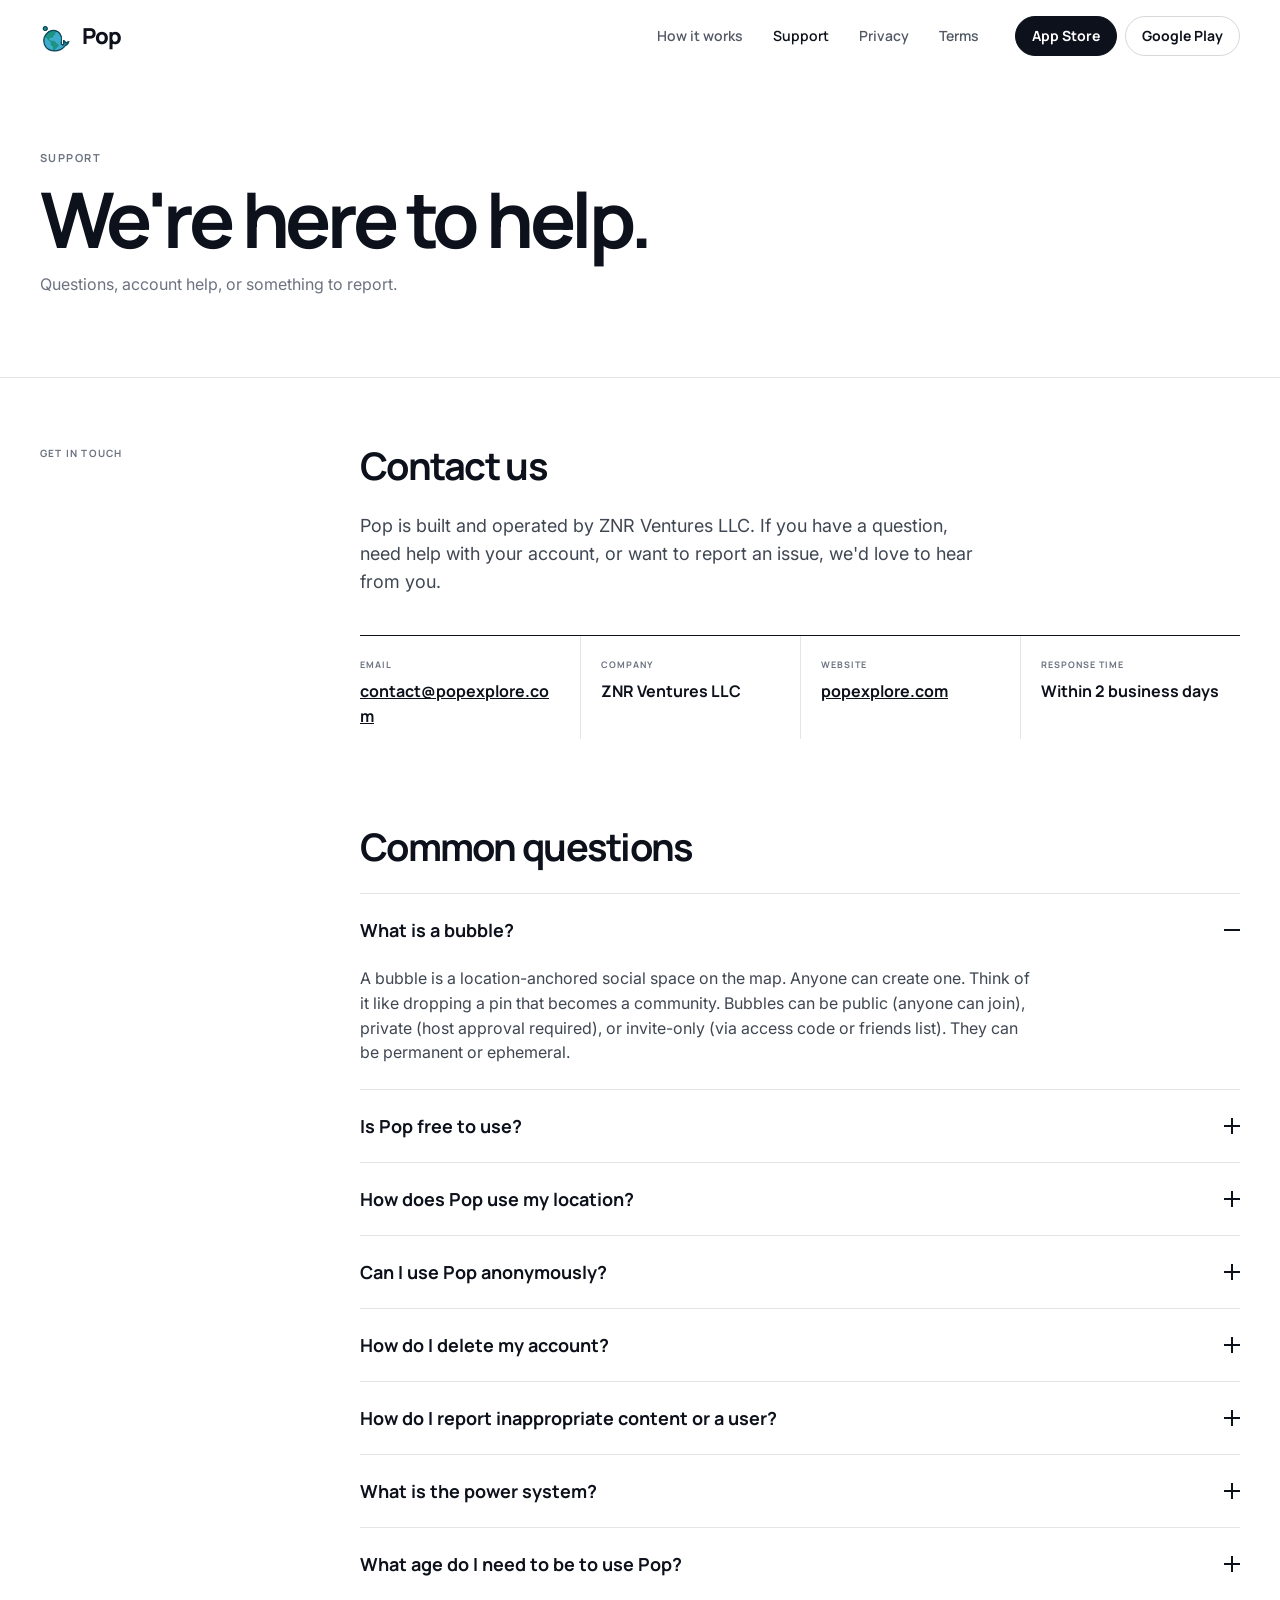
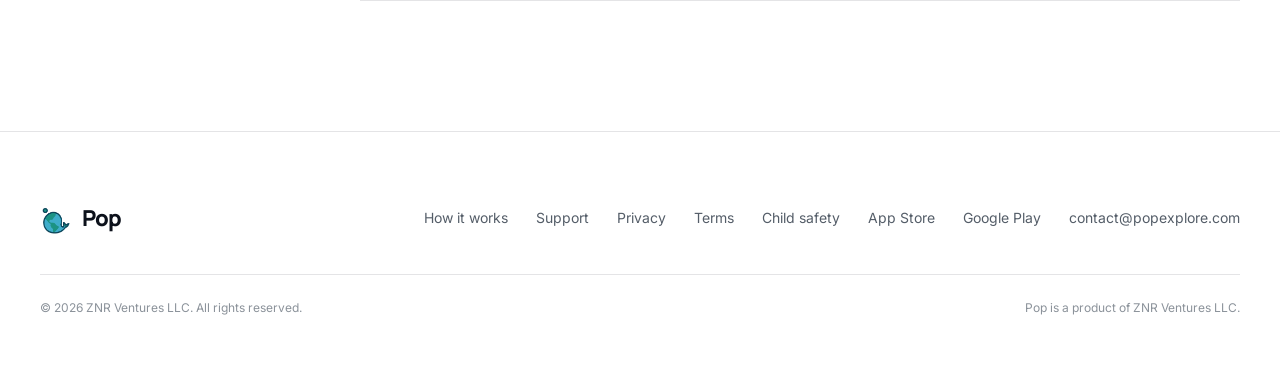
<file: support.html>
<!DOCTYPE html>
<html lang="en">
<head>
<meta charset="utf-8">
<meta name="viewport" content="width=device-width, initial-scale=1">
<title>Support · Pop</title>
<meta name="description" content="Get help with Pop. Answers to common questions, account help, and how to reach us.">
<link rel="canonical" href="https://popexplore.com/support.html">
<meta name="theme-color" content="#FFFFFF">
<link rel="icon" href="/assets/favicon.png?v=2">
<link rel="apple-touch-icon" href="/assets/favicon.png?v=2">
<link rel="preconnect" href="https://fonts.googleapis.com">
<link rel="preconnect" href="https://fonts.gstatic.com" crossorigin>
<link href="https://fonts.googleapis.com/css2?family=Inter:wght@400;500;600&family=Manrope:wght@500;600;700;800&display=swap" rel="stylesheet">
<link rel="stylesheet" href="/assets/site.css">
</head>
<body>
<header class="site-nav" id="nav">
  <div class="wrap nav-inner">
    <a class="brand" href="/"><img src="/assets/whale_logo.png" alt=""><span>Pop</span></a>
    <nav class="nav-links" aria-label="Primary navigation">
      <a href="/#product">How it works</a>
      <a href="/support.html" aria-current="page">Support</a>
      <a href="/privacy.html">Privacy</a>
      <a href="/terms.html">Terms</a>
      <span class="nav-stores"><a class="nav-store dark" href="https://apps.apple.com/us/app/pop-where-moments-make-places/id6757016070" target="_blank" rel="noopener">App Store</a><a class="nav-store" href="https://play.google.com/store/apps/details?id=com.zach.popapp" target="_blank" rel="noopener">Google Play</a></span>
    </nav>
  </div>
</header>

<main>
<div class="doc-hero"><div class="wrap"><div class="eyebrow">Support</div><h1>We're here to help.</h1><p>Questions, account help, or something to report.</p></div></div>
<div class="wrap support-grid">
<div class="eyebrow">Get in touch</div>
<div>
<div class="block">
<h2>Contact us</h2>
<p class="intro">Pop is built and operated by ZNR Ventures LLC. If you have a question, need help with your account, or want to report an issue, we'd love to hear from you.</p>
<div class="contact">
<div><span class="eyebrow">Email</span><b><a href="mailto:contact@popexplore.com">contact@popexplore.com</a></b></div>
<div><span class="eyebrow">Company</span><b>ZNR Ventures LLC</b></div>
<div><span class="eyebrow">Website</span><b><a href="https://popexplore.com">popexplore.com</a></b></div>
<div><span class="eyebrow">Response time</span><b>Within 2 business days</b></div>
</div>
</div>
<div class="block" id="faq">
<h2>Common questions</h2>
<div class="faq">
<details open><summary>What is a bubble?<span class="pm"></span></summary><p>A bubble is a location-anchored social space on the map. Anyone can create one. Think of it like dropping a pin that becomes a community. Bubbles can be public (anyone can join), private (host approval required), or invite-only (via access code or friends list). They can be permanent or ephemeral.</p></details>
<details><summary>Is Pop free to use?<span class="pm"></span></summary><p>Yes. Pop is free to download and use. All core features, including creating bubbles, posting, chatting, and connecting with others, are available at no cost.</p></details>
<details><summary>How does Pop use my location?<span class="pm"></span></summary><p>Pop uses your location to show you nearby bubbles on the map and to enable you to create location-anchored bubbles. Your location is only collected while you are actively using the App. You can control your visibility within bubbles using the anonymity settings, and you can revoke location permissions at any time through your device settings.</p></details>
<details><summary>Can I use Pop anonymously?<span class="pm"></span></summary><p>Yes. Pop offers several anonymity controls. You can set your profile to private, go anonymous to strangers (non-friends can't see your identity in bubbles), enable anonymous posting, or hide your activity from friends in specific bubbles. You have full control over who sees what.</p></details>
<details><summary>How do I delete my account?<span class="pm"></span></summary><p>To delete your account, you can do so through the App's settings. Your personal data will be deleted or anonymized within 30 days of the request.</p></details>
<details><summary>How do I report inappropriate content or a user?<span class="pm"></span></summary><p>If you encounter inappropriate content or behavior, you can block the offending user directly within the App. Bubble hosts and representatives also have the ability to moderate content within their bubbles.</p><p>To report a child safety concern, please see our <a href="/child-safety.html">Child Safety Standards</a>, which explain how to report abuse and how we respond.</p></details>
<details><summary>What is the power system?<span class="pm"></span></summary><p>Power is a reputation and engagement score. You earn power by creating posts, leaving comments, receiving likes, and participating in polls. Your power level is visible on leaderboards within bubbles, reflecting your contributions to the community.</p></details>
<details><summary>What age do I need to be to use Pop?<span class="pm"></span></summary><p>You must be at least 13 years old to use Pop. Users between 13 and 17 should have a parent or legal guardian review and agree to our <a href="/terms.html">Terms of Service</a> and <a href="/privacy.html">Privacy Policy</a>.</p></details>
</div>
</div>
</div>
</div>
</main>

<footer><div class="wrap"><div class="footer-top"><a class="brand" href="/"><img src="/assets/whale_logo.png" alt=""><span>Pop</span></a><nav class="footer-links" aria-label="Footer"><a href="/#product">How it works</a><a href="/support.html">Support</a><a href="/privacy.html">Privacy</a><a href="/terms.html">Terms</a><a href="/child-safety.html">Child safety</a><a href="https://apps.apple.com/us/app/pop-where-moments-make-places/id6757016070" target="_blank" rel="noopener">App Store</a><a href="https://play.google.com/store/apps/details?id=com.zach.popapp" target="_blank" rel="noopener">Google Play</a><a href="mailto:contact@popexplore.com">contact@popexplore.com</a></nav></div><div class="footer-bottom"><span>© 2026 ZNR Ventures LLC. All rights reserved.</span><span>Pop is a product of ZNR Ventures LLC.</span></div></div></footer>

<script src="/assets/site.js"></script>
</body>
</html>
</file>
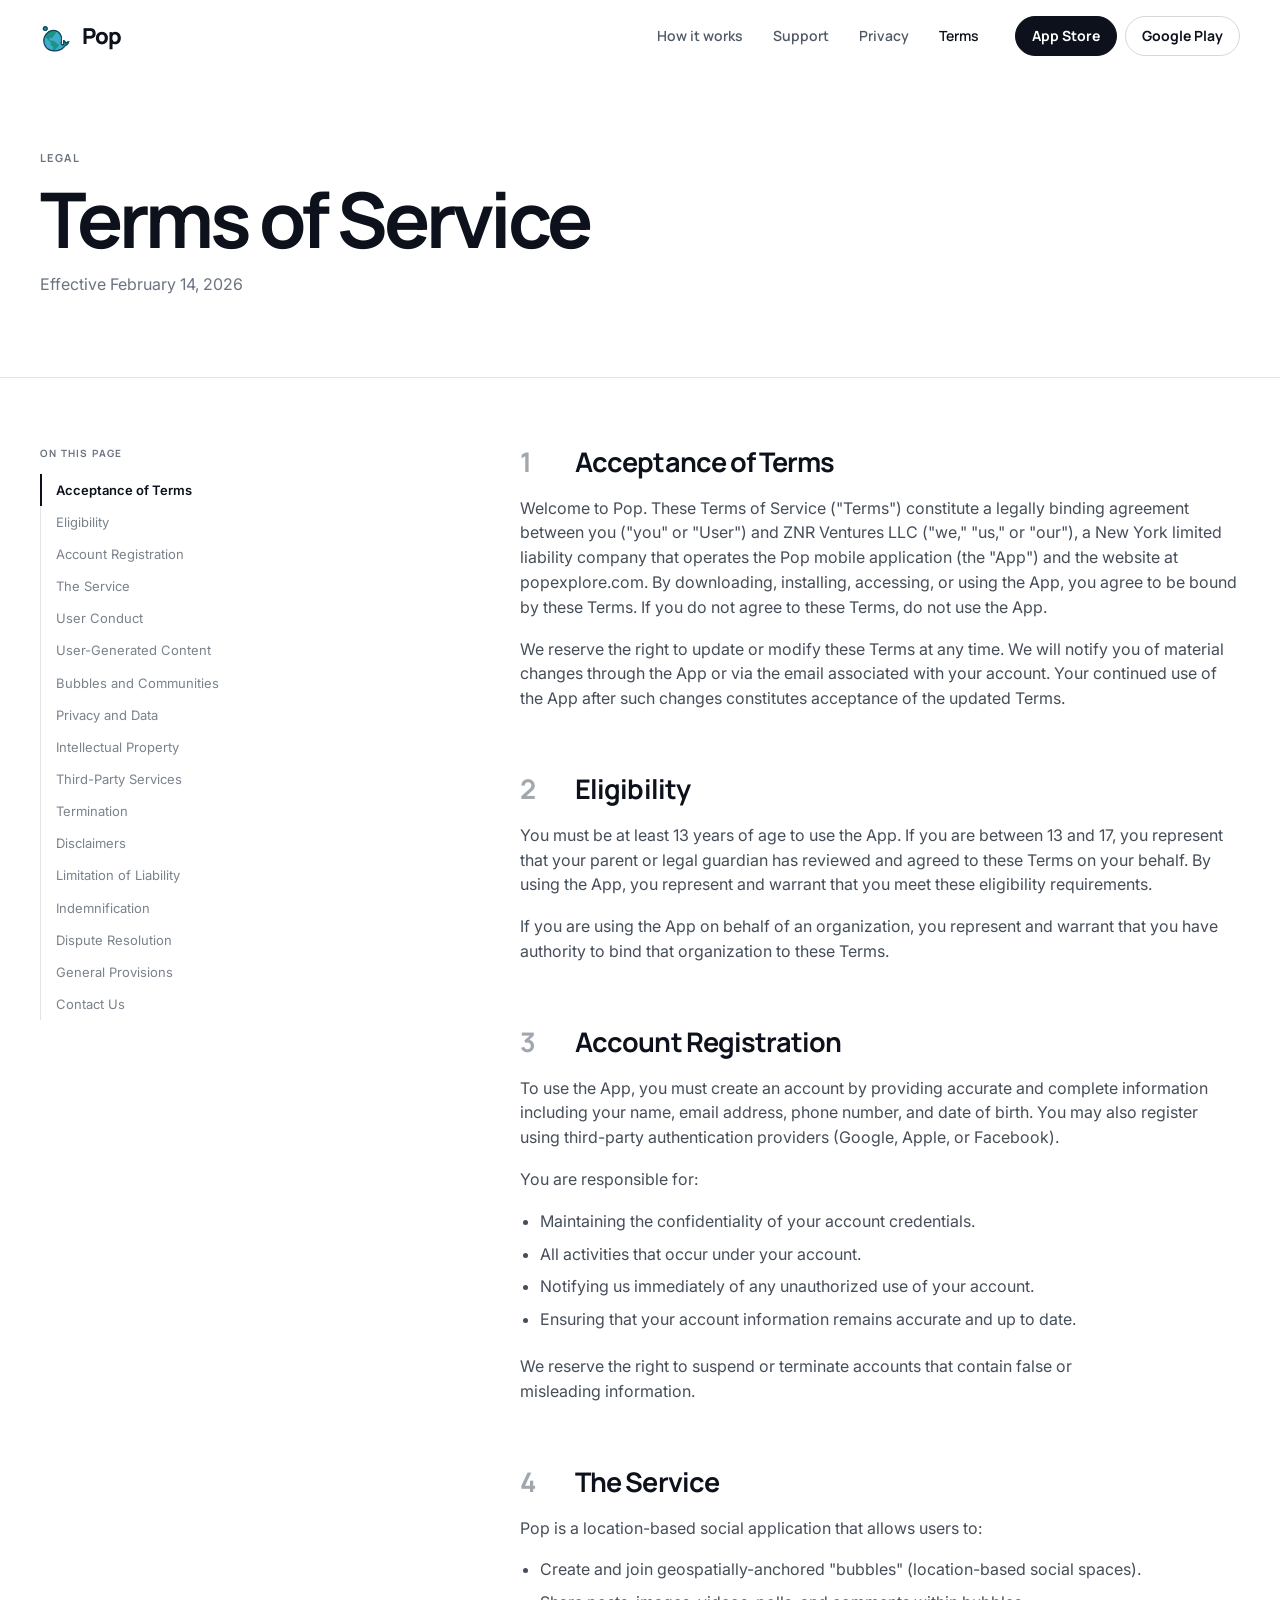
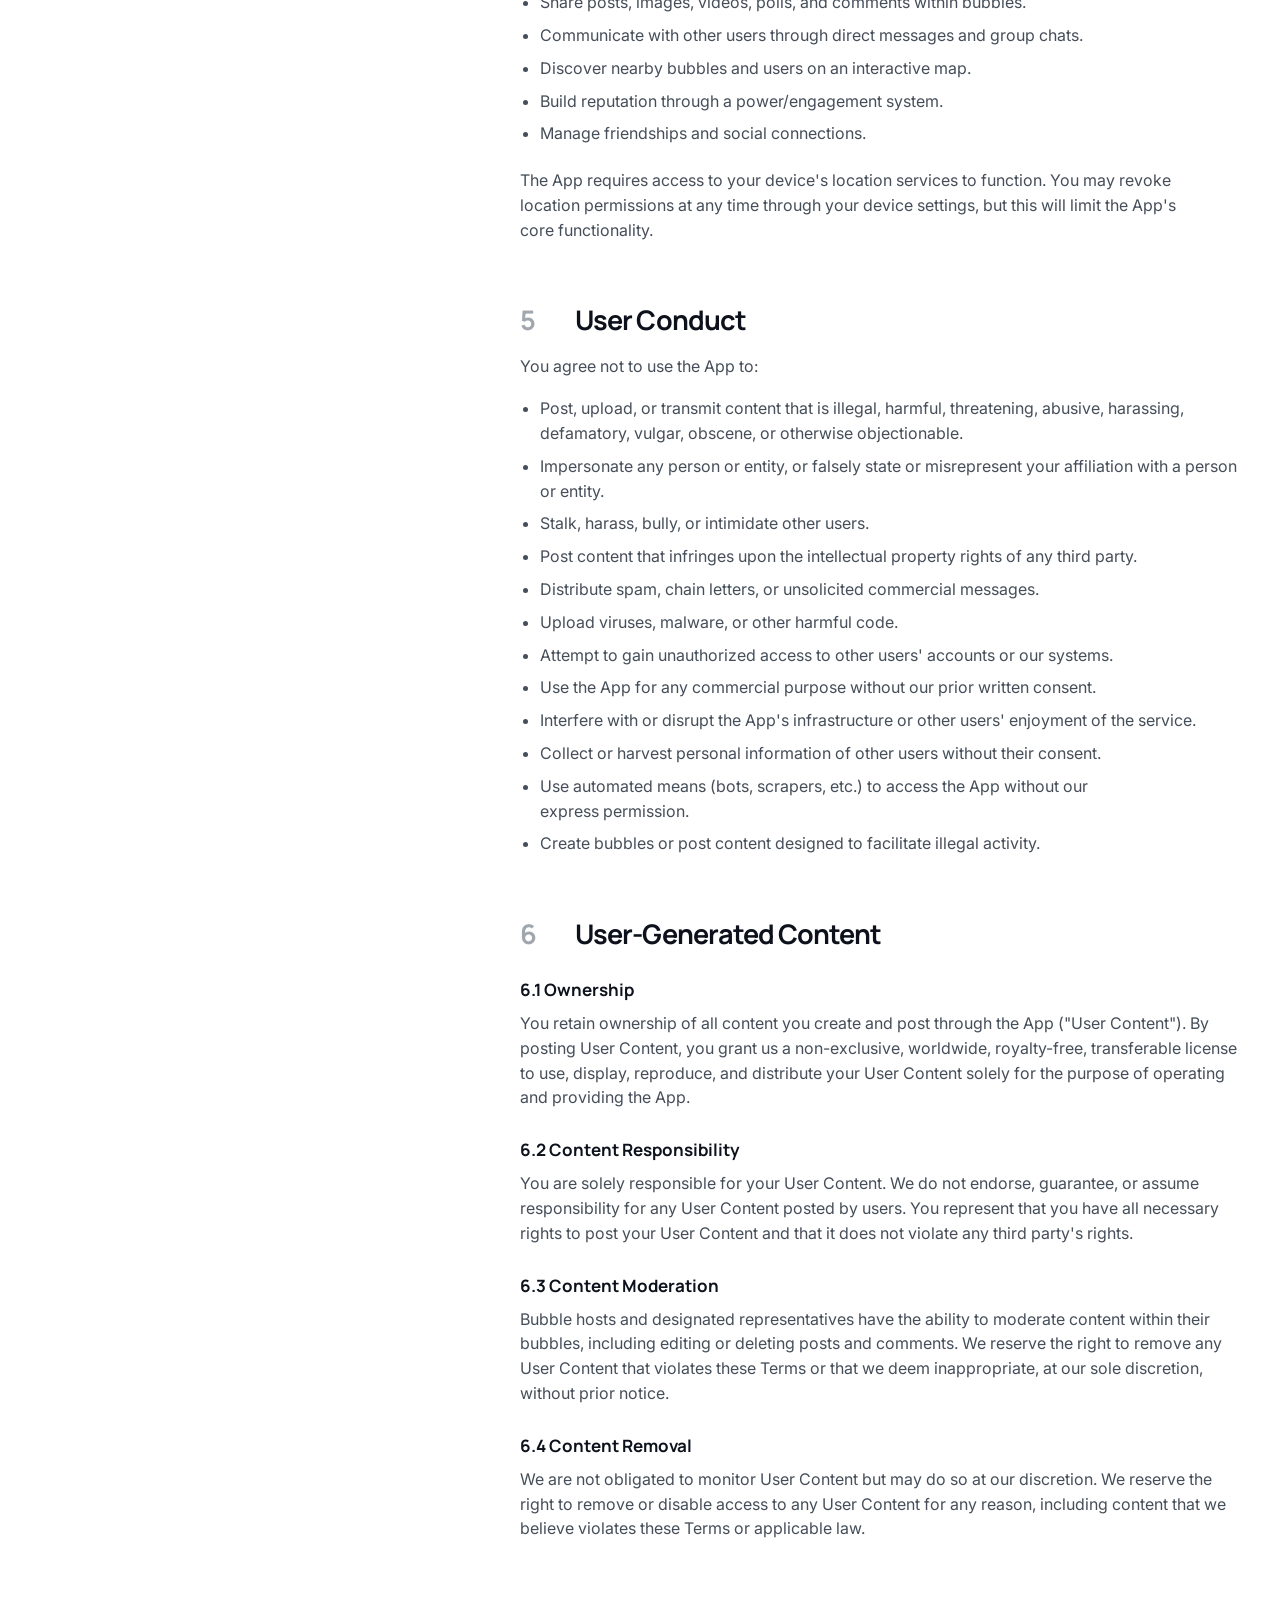
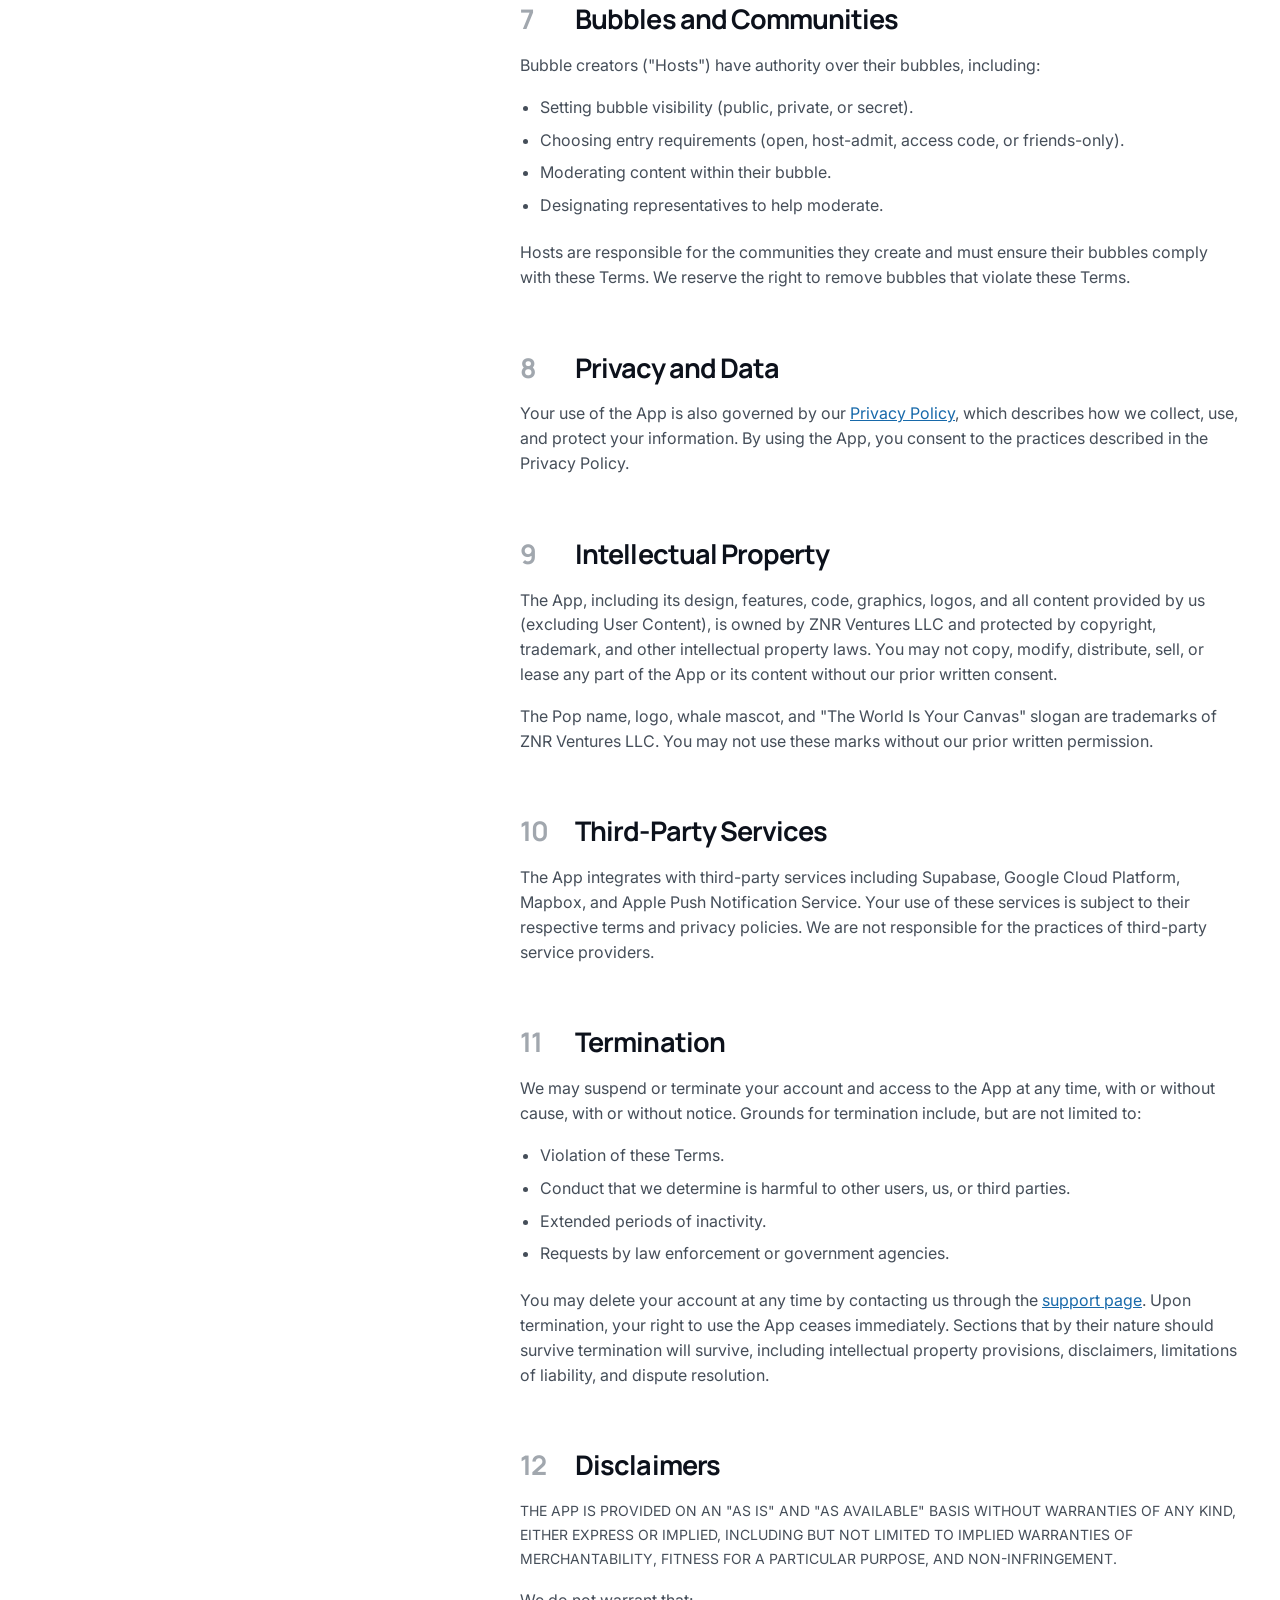
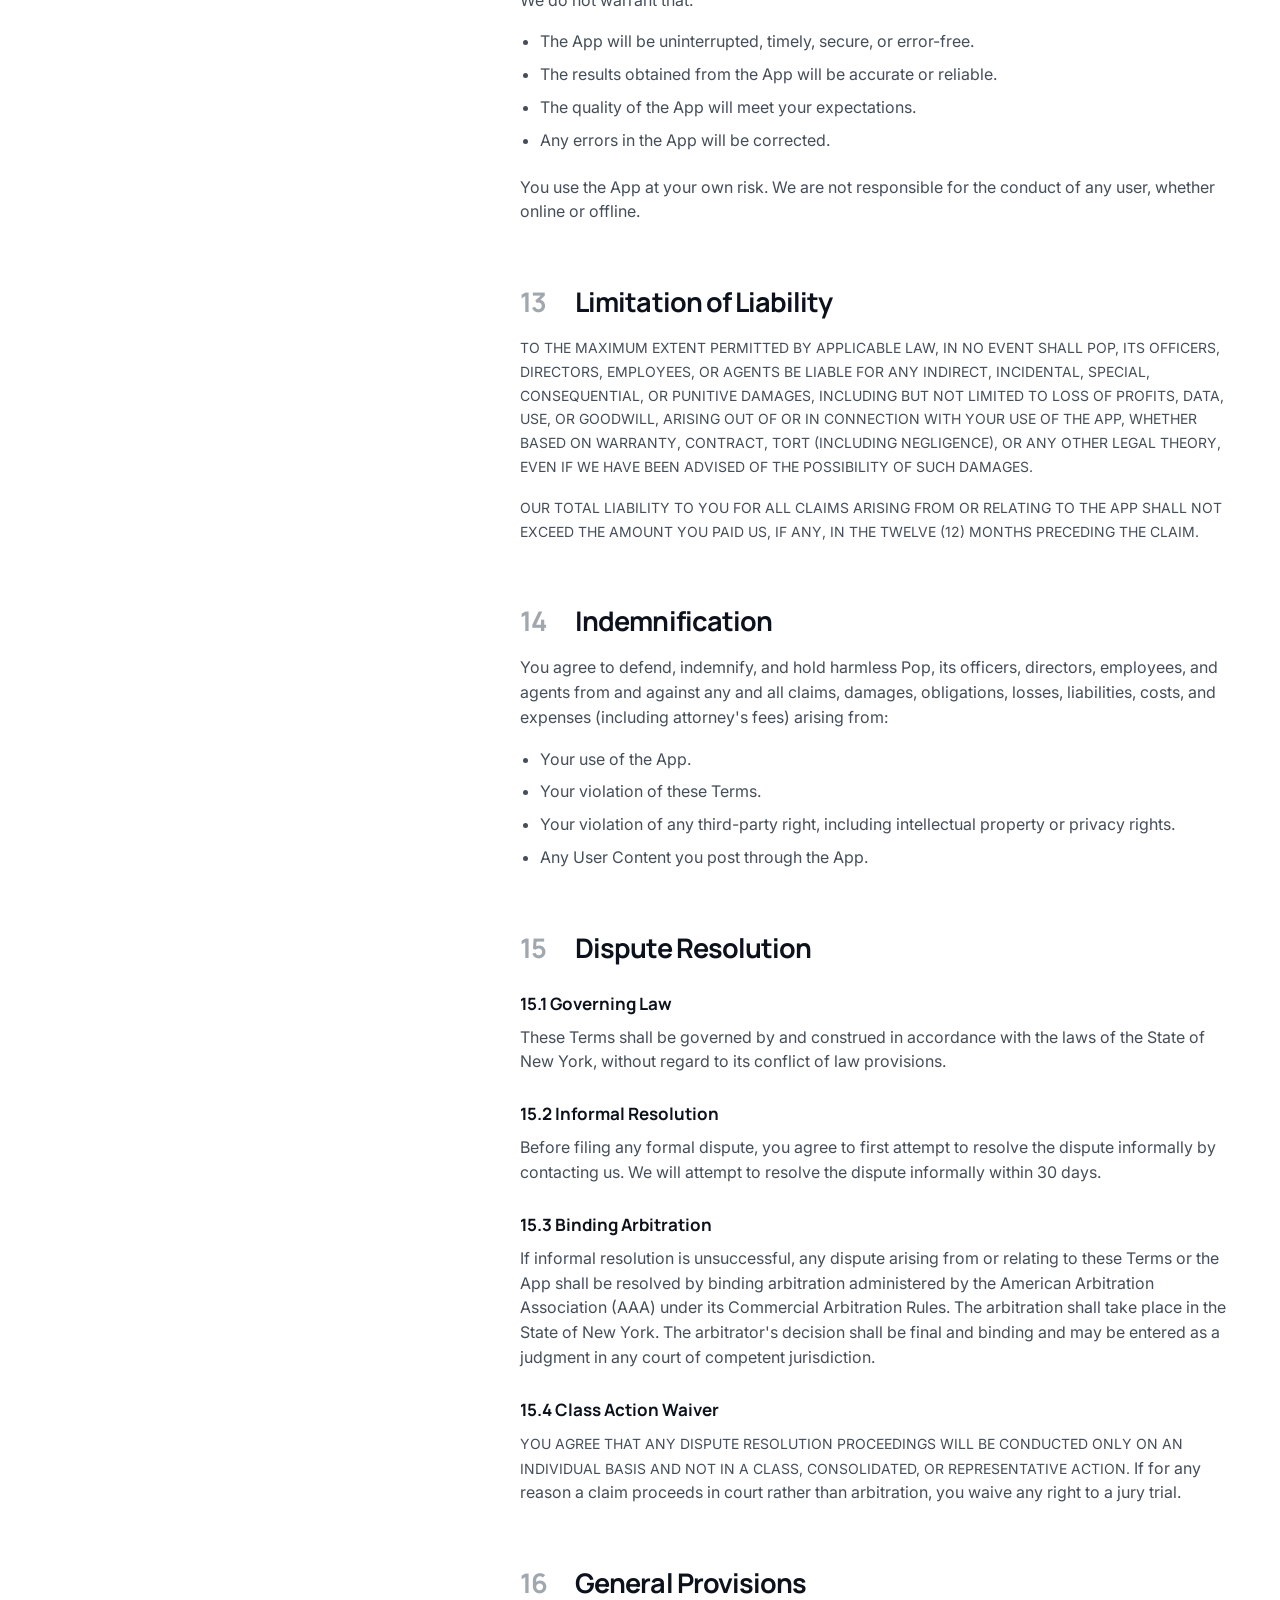
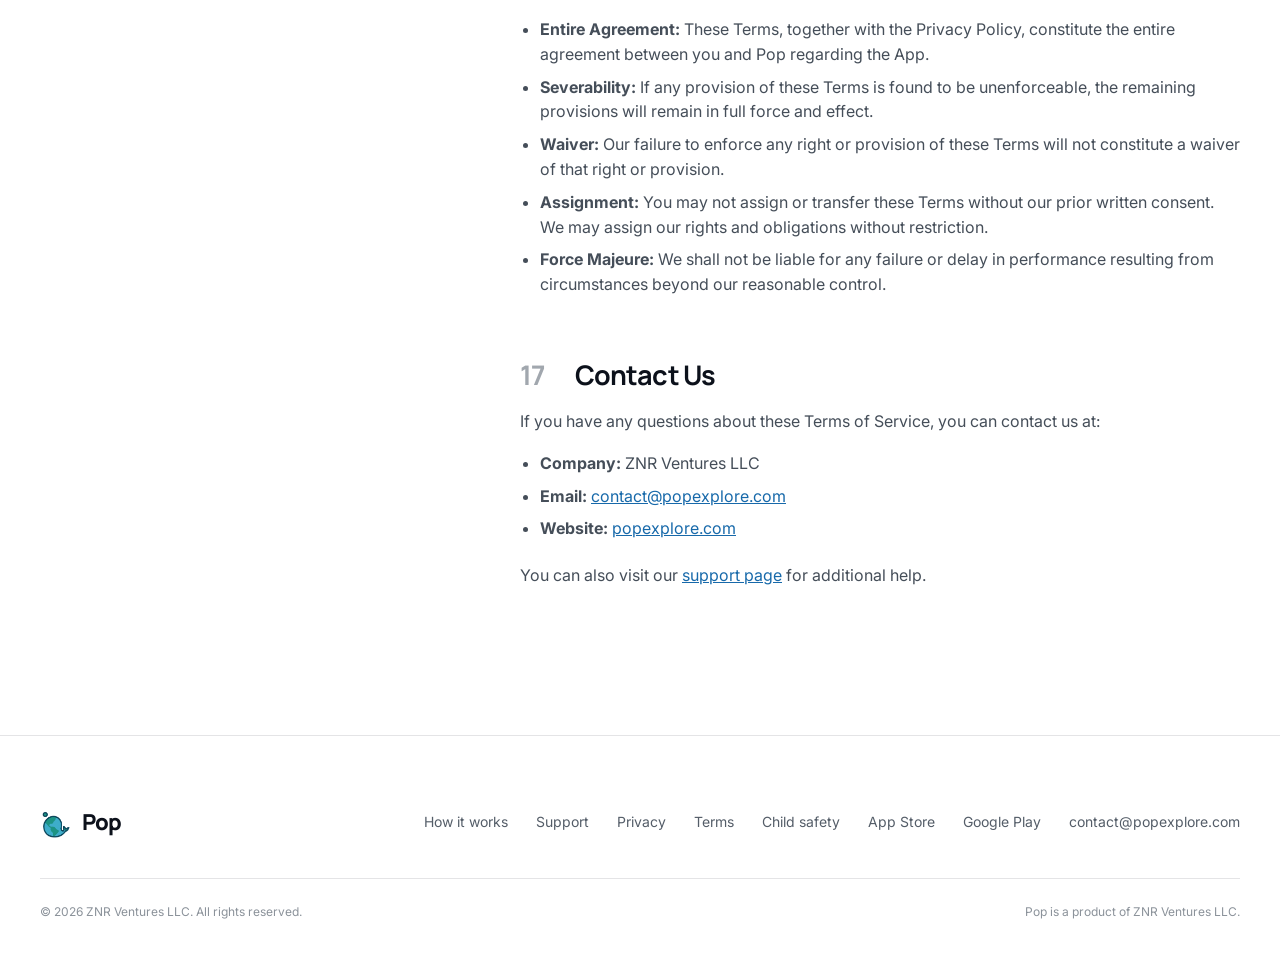
<file: terms.html>
<!DOCTYPE html>
<html lang="en">
<head>
<meta charset="utf-8">
<meta name="viewport" content="width=device-width, initial-scale=1">
<title>Terms of Service · Pop</title>
<meta name="description" content="Pop Terms of Service. The agreement between you and ZNR Ventures LLC for use of the Pop app.">
<link rel="canonical" href="https://popexplore.com/terms.html">
<meta name="theme-color" content="#FFFFFF">
<link rel="icon" href="/assets/favicon.png?v=2">
<link rel="apple-touch-icon" href="/assets/favicon.png?v=2">
<link rel="preconnect" href="https://fonts.googleapis.com">
<link rel="preconnect" href="https://fonts.gstatic.com" crossorigin>
<link href="https://fonts.googleapis.com/css2?family=Inter:wght@400;500;600&family=Manrope:wght@500;600;700;800&display=swap" rel="stylesheet">
<link rel="stylesheet" href="/assets/site.css">
</head>
<body>
<header class="site-nav" id="nav">
  <div class="wrap nav-inner">
    <a class="brand" href="/"><img src="/assets/whale_logo.png" alt=""><span>Pop</span></a>
    <nav class="nav-links" aria-label="Primary navigation">
      <a href="/#product">How it works</a>
      <a href="/support.html">Support</a>
      <a href="/privacy.html">Privacy</a>
      <a href="/terms.html" aria-current="page">Terms</a>
      <span class="nav-stores"><a class="nav-store dark" href="https://apps.apple.com/us/app/pop-where-moments-make-places/id6757016070" target="_blank" rel="noopener">App Store</a><a class="nav-store" href="https://play.google.com/store/apps/details?id=com.zach.popapp" target="_blank" rel="noopener">Google Play</a></span>
    </nav>
  </div>
</header>

<main>
<div class="doc-hero"><div class="wrap"><div class="eyebrow">Legal</div><h1>Terms of Service</h1><p>Effective February 14, 2026</p></div></div>
<div class="wrap doc">
<aside class="toc"><span class="eyebrow">On this page</span><ol></ol></aside>
<article class="prose">
<h2 id="t-1">Acceptance of Terms</h2>
<p>Welcome to Pop. These Terms of Service ("Terms") constitute a legally binding agreement between you ("you" or "User") and ZNR Ventures LLC ("we," "us," or "our"), a New York limited liability company that operates the Pop mobile application (the "App") and the website at popexplore.com. By downloading, installing, accessing, or using the App, you agree to be bound by these Terms. If you do not agree to these Terms, do not use the App.</p>
<p>We reserve the right to update or modify these Terms at any time. We will notify you of material changes through the App or via the email associated with your account. Your continued use of the App after such changes constitutes acceptance of the updated Terms.</p>
<h2 id="t-2">Eligibility</h2>
<p>You must be at least 13 years of age to use the App. If you are between 13 and 17, you represent that your parent or legal guardian has reviewed and agreed to these Terms on your behalf. By using the App, you represent and warrant that you meet these eligibility requirements.</p>
<p>If you are using the App on behalf of an organization, you represent and warrant that you have authority to bind that organization to these Terms.</p>
<h2 id="t-3">Account Registration</h2>
<p>To use the App, you must create an account by providing accurate and complete information including your name, email address, phone number, and date of birth. You may also register using third-party authentication providers (Google, Apple, or Facebook).</p>
<p>You are responsible for:</p>
<ul><li>Maintaining the confidentiality of your account credentials.</li><li>All activities that occur under your account.</li><li>Notifying us immediately of any unauthorized use of your account.</li><li>Ensuring that your account information remains accurate and up to date.</li></ul>
<p>We reserve the right to suspend or terminate accounts that contain false or misleading information.</p>
<h2 id="t-4">The Service</h2>
<p>Pop is a location-based social application that allows users to:</p>
<ul><li>Create and join geospatially-anchored "bubbles" (location-based social spaces).</li><li>Share posts, images, videos, polls, and comments within bubbles.</li><li>Communicate with other users through direct messages and group chats.</li><li>Discover nearby bubbles and users on an interactive map.</li><li>Build reputation through a power/engagement system.</li><li>Manage friendships and social connections.</li></ul>
<p>The App requires access to your device's location services to function. You may revoke location permissions at any time through your device settings, but this will limit the App's core functionality.</p>
<h2 id="t-5">User Conduct</h2>
<p>You agree not to use the App to:</p>
<ul><li>Post, upload, or transmit content that is illegal, harmful, threatening, abusive, harassing, defamatory, vulgar, obscene, or otherwise objectionable.</li><li>Impersonate any person or entity, or falsely state or misrepresent your affiliation with a person or entity.</li><li>Stalk, harass, bully, or intimidate other users.</li><li>Post content that infringes upon the intellectual property rights of any third party.</li><li>Distribute spam, chain letters, or unsolicited commercial messages.</li><li>Upload viruses, malware, or other harmful code.</li><li>Attempt to gain unauthorized access to other users' accounts or our systems.</li><li>Use the App for any commercial purpose without our prior written consent.</li><li>Interfere with or disrupt the App's infrastructure or other users' enjoyment of the service.</li><li>Collect or harvest personal information of other users without their consent.</li><li>Use automated means (bots, scrapers, etc.) to access the App without our express permission.</li><li>Create bubbles or post content designed to facilitate illegal activity.</li></ul>
<h2 id="t-6">User-Generated Content</h2>
<h3>6.1 Ownership</h3>
<p>You retain ownership of all content you create and post through the App ("User Content"). By posting User Content, you grant us a non-exclusive, worldwide, royalty-free, transferable license to use, display, reproduce, and distribute your User Content solely for the purpose of operating and providing the App.</p>
<h3>6.2 Content Responsibility</h3>
<p>You are solely responsible for your User Content. We do not endorse, guarantee, or assume responsibility for any User Content posted by users. You represent that you have all necessary rights to post your User Content and that it does not violate any third party's rights.</p>
<h3>6.3 Content Moderation</h3>
<p>Bubble hosts and designated representatives have the ability to moderate content within their bubbles, including editing or deleting posts and comments. We reserve the right to remove any User Content that violates these Terms or that we deem inappropriate, at our sole discretion, without prior notice.</p>
<h3>6.4 Content Removal</h3>
<p>We are not obligated to monitor User Content but may do so at our discretion. We reserve the right to remove or disable access to any User Content for any reason, including content that we believe violates these Terms or applicable law.</p>
<h2 id="t-7">Bubbles and Communities</h2>
<p>Bubble creators ("Hosts") have authority over their bubbles, including:</p>
<ul><li>Setting bubble visibility (public, private, or secret).</li><li>Choosing entry requirements (open, host-admit, access code, or friends-only).</li><li>Moderating content within their bubble.</li><li>Designating representatives to help moderate.</li></ul>
<p>Hosts are responsible for the communities they create and must ensure their bubbles comply with these Terms. We reserve the right to remove bubbles that violate these Terms.</p>
<h2 id="t-8">Privacy and Data</h2>
<p>Your use of the App is also governed by our <a href="/privacy.html">Privacy Policy</a>, which describes how we collect, use, and protect your information. By using the App, you consent to the practices described in the Privacy Policy.</p>
<h2 id="t-9">Intellectual Property</h2>
<p>The App, including its design, features, code, graphics, logos, and all content provided by us (excluding User Content), is owned by ZNR Ventures LLC and protected by copyright, trademark, and other intellectual property laws. You may not copy, modify, distribute, sell, or lease any part of the App or its content without our prior written consent.</p>
<p>The Pop name, logo, whale mascot, and "The World Is Your Canvas" slogan are trademarks of ZNR Ventures LLC. You may not use these marks without our prior written permission.</p>
<h2 id="t-10">Third-Party Services</h2>
<p>The App integrates with third-party services including Supabase, Google Cloud Platform, Mapbox, and Apple Push Notification Service. Your use of these services is subject to their respective terms and privacy policies. We are not responsible for the practices of third-party service providers.</p>
<h2 id="t-11">Termination</h2>
<p>We may suspend or terminate your account and access to the App at any time, with or without cause, with or without notice. Grounds for termination include, but are not limited to:</p>
<ul><li>Violation of these Terms.</li><li>Conduct that we determine is harmful to other users, us, or third parties.</li><li>Extended periods of inactivity.</li><li>Requests by law enforcement or government agencies.</li></ul>
<p>You may delete your account at any time by contacting us through the <a href="/support.html">support page</a>. Upon termination, your right to use the App ceases immediately. Sections that by their nature should survive termination will survive, including intellectual property provisions, disclaimers, limitations of liability, and dispute resolution.</p>
<h2 id="t-12">Disclaimers</h2>
<p class="caps">THE APP IS PROVIDED ON AN "AS IS" AND "AS AVAILABLE" BASIS WITHOUT WARRANTIES OF ANY KIND, EITHER EXPRESS OR IMPLIED, INCLUDING BUT NOT LIMITED TO IMPLIED WARRANTIES OF MERCHANTABILITY, FITNESS FOR A PARTICULAR PURPOSE, AND NON-INFRINGEMENT.</p>
<p>We do not warrant that:</p>
<ul><li>The App will be uninterrupted, timely, secure, or error-free.</li><li>The results obtained from the App will be accurate or reliable.</li><li>The quality of the App will meet your expectations.</li><li>Any errors in the App will be corrected.</li></ul>
<p>You use the App at your own risk. We are not responsible for the conduct of any user, whether online or offline.</p>
<h2 id="t-13">Limitation of Liability</h2>
<p class="caps">TO THE MAXIMUM EXTENT PERMITTED BY APPLICABLE LAW, IN NO EVENT SHALL POP, ITS OFFICERS, DIRECTORS, EMPLOYEES, OR AGENTS BE LIABLE FOR ANY INDIRECT, INCIDENTAL, SPECIAL, CONSEQUENTIAL, OR PUNITIVE DAMAGES, INCLUDING BUT NOT LIMITED TO LOSS OF PROFITS, DATA, USE, OR GOODWILL, ARISING OUT OF OR IN CONNECTION WITH YOUR USE OF THE APP, WHETHER BASED ON WARRANTY, CONTRACT, TORT (INCLUDING NEGLIGENCE), OR ANY OTHER LEGAL THEORY, EVEN IF WE HAVE BEEN ADVISED OF THE POSSIBILITY OF SUCH DAMAGES.</p>
<p class="caps">OUR TOTAL LIABILITY TO YOU FOR ALL CLAIMS ARISING FROM OR RELATING TO THE APP SHALL NOT EXCEED THE AMOUNT YOU PAID US, IF ANY, IN THE TWELVE (12) MONTHS PRECEDING THE CLAIM.</p>
<h2 id="t-14">Indemnification</h2>
<p>You agree to defend, indemnify, and hold harmless Pop, its officers, directors, employees, and agents from and against any and all claims, damages, obligations, losses, liabilities, costs, and expenses (including attorney's fees) arising from:</p>
<ul><li>Your use of the App.</li><li>Your violation of these Terms.</li><li>Your violation of any third-party right, including intellectual property or privacy rights.</li><li>Any User Content you post through the App.</li></ul>
<h2 id="t-15">Dispute Resolution</h2>
<h3>15.1 Governing Law</h3>
<p>These Terms shall be governed by and construed in accordance with the laws of the State of New York, without regard to its conflict of law provisions.</p>
<h3>15.2 Informal Resolution</h3>
<p>Before filing any formal dispute, you agree to first attempt to resolve the dispute informally by contacting us. We will attempt to resolve the dispute informally within 30 days.</p>
<h3>15.3 Binding Arbitration</h3>
<p>If informal resolution is unsuccessful, any dispute arising from or relating to these Terms or the App shall be resolved by binding arbitration administered by the American Arbitration Association (AAA) under its Commercial Arbitration Rules. The arbitration shall take place in the State of New York. The arbitrator's decision shall be final and binding and may be entered as a judgment in any court of competent jurisdiction.</p>
<h3>15.4 Class Action Waiver</h3>
<p><span class="caps">YOU AGREE THAT ANY DISPUTE RESOLUTION PROCEEDINGS WILL BE CONDUCTED ONLY ON AN INDIVIDUAL BASIS AND NOT IN A CLASS, CONSOLIDATED, OR REPRESENTATIVE ACTION.</span> If for any reason a claim proceeds in court rather than arbitration, you waive any right to a jury trial.</p>
<h2 id="t-16">General Provisions</h2>
<ul><li><strong>Entire Agreement:</strong> These Terms, together with the Privacy Policy, constitute the entire agreement between you and Pop regarding the App.</li><li><strong>Severability:</strong> If any provision of these Terms is found to be unenforceable, the remaining provisions will remain in full force and effect.</li><li><strong>Waiver:</strong> Our failure to enforce any right or provision of these Terms will not constitute a waiver of that right or provision.</li><li><strong>Assignment:</strong> You may not assign or transfer these Terms without our prior written consent. We may assign our rights and obligations without restriction.</li><li><strong>Force Majeure:</strong> We shall not be liable for any failure or delay in performance resulting from circumstances beyond our reasonable control.</li></ul>
<h2 id="t-17">Contact Us</h2>
<p>If you have any questions about these Terms of Service, you can contact us at:</p>
<ul><li><strong>Company:</strong> ZNR Ventures LLC</li><li><strong>Email:</strong> <a href="mailto:contact@popexplore.com">contact@popexplore.com</a></li><li><strong>Website:</strong> <a href="https://popexplore.com">popexplore.com</a></li></ul>
<p>You can also visit our <a href="/support.html">support page</a> for additional help.</p>
</article>
</div>
</main>

<footer><div class="wrap"><div class="footer-top"><a class="brand" href="/"><img src="/assets/whale_logo.png" alt=""><span>Pop</span></a><nav class="footer-links" aria-label="Footer"><a href="/#product">How it works</a><a href="/support.html">Support</a><a href="/privacy.html">Privacy</a><a href="/terms.html">Terms</a><a href="/child-safety.html">Child safety</a><a href="https://apps.apple.com/us/app/pop-where-moments-make-places/id6757016070" target="_blank" rel="noopener">App Store</a><a href="https://play.google.com/store/apps/details?id=com.zach.popapp" target="_blank" rel="noopener">Google Play</a><a href="mailto:contact@popexplore.com">contact@popexplore.com</a></nav></div><div class="footer-bottom"><span>© 2026 ZNR Ventures LLC. All rights reserved.</span><span>Pop is a product of ZNR Ventures LLC.</span></div></div></footer>

<script src="/assets/site.js"></script>
</body>
</html>
</file>
<file: assets/site.css>
/* Pop for popexplore.com. Shared styles, lifted from the Pop Website v4 design.
   One surface: pure white, separated by hairlines, with a single dark Vision band. */
:root{--bg:#FFFFFF;--ink:#0C111B;--body:#3F4753;--muted:#6B7280;--line:rgba(12,17,27,.11);--display:'Manrope',system-ui,sans-serif;--text:'Inter',system-ui,sans-serif;--wrap:1240px;--ease:cubic-bezier(.2,.8,.2,1)}
*{box-sizing:border-box}
html{scroll-behavior:smooth;scroll-padding-top:92px}
body{margin:0;background:var(--bg);color:var(--ink);font-family:var(--text);font-size:16px;line-height:1.55;-webkit-font-smoothing:antialiased;text-wrap:pretty}
a{color:inherit}
a:hover{color:var(--ink)}
img{max-width:100%;display:block}
::selection{background:#BFE6FF;color:var(--ink)}
:focus-visible{outline:2px solid #2EC4B6;outline-offset:3px}
.wrap{width:min(var(--wrap),calc(100% - 80px));margin:0 auto}
.kicker{font:700 11px/1 var(--display);letter-spacing:.16em;text-transform:uppercase;color:var(--muted)}
section[id]{scroll-margin-top:92px}
.site-nav{position:fixed;inset:0 0 auto;z-index:100;transition:background .3s var(--ease),border-color .3s;border-bottom:1px solid transparent}
.site-nav .nav-inner{height:72px;display:flex;align-items:center;justify-content:space-between}
.site-nav.scrolled{background:rgba(255,255,255,.88);backdrop-filter:blur(18px) saturate(1.5);-webkit-backdrop-filter:blur(18px) saturate(1.5);border-bottom-color:var(--line)}
.brand{display:inline-flex;align-items:center;gap:10px;text-decoration:none;font:800 22px/1 var(--display);letter-spacing:-.04em}
.brand img{width:32px;height:32px;object-fit:contain}
.nav-links{display:flex;align-items:center;gap:30px}
.nav-links>a{text-decoration:none;color:#515965;font:600 14px/1 var(--display);transition:color .2s}
.nav-links>a:hover,.nav-links>a[aria-current="page"]{color:var(--ink)}
.nav-stores{display:flex;gap:8px;margin-left:6px}
.nav-store{display:inline-flex;align-items:center;height:40px;padding:0 16px;border-radius:999px;text-decoration:none;font:700 14px/1 var(--display);color:var(--ink);border:1px solid rgba(12,17,27,.16);transition:border-color .18s,background .18s}
.nav-store:hover{color:var(--ink);border-color:rgba(12,17,27,.4)}
.nav-store.dark{background:var(--ink);border-color:var(--ink);color:#fff}
.nav-store.dark:hover{color:#fff;background:#1E2633}
.nav-cta,.btn-primary,.btn-secondary{display:inline-flex;align-items:center;justify-content:center;text-decoration:none;font:700 15px/1 var(--display);border-radius:999px;transition:transform .18s var(--ease),box-shadow .18s var(--ease),background .18s}
.nav-cta{height:44px;padding:0 20px;background:var(--ink);color:#fff}
.nav-cta:hover,.btn-primary:hover{color:#fff;transform:translateY(-1px);box-shadow:0 10px 24px rgba(12,17,27,.15)}
.btn-primary{height:52px;padding:0 28px;background:var(--ink);color:#fff}
.btn-secondary{height:52px;padding:0 4px;color:#4D5560}
.btn-secondary::after{content:'↓';margin-left:8px;transition:transform .2s}
.btn-secondary:hover::after{transform:translateY(3px)}
/* phone */
.phone{position:relative;width:320px;height:696px;border-radius:54px;background:#0B0F16;padding:9px;box-shadow:0 50px 90px -30px rgba(12,17,27,.35),0 12px 30px rgba(12,17,27,.12);touch-action:manipulation;user-select:none;-webkit-user-select:none}
.phone .scr{position:relative;width:100%;height:100%;border-radius:45px;overflow:hidden;background:#EEF0EC}
.phone video{width:100%;height:100%;object-fit:cover;display:block;transition:opacity .25s}
.phone .island{position:absolute;z-index:3;top:1.1%;left:50%;width:44%;height:4.6%;transform:translateX(-50%);background:#000;border-radius:999px}
.phone .ph{position:absolute;inset:0;z-index:2;display:none;flex-direction:column;align-items:center;justify-content:center;gap:6px;text-align:center;padding:24px;background:#EEF0EC;color:var(--muted);font:600 13px var(--display)}
.phone .ph b{font:800 20px var(--display);letter-spacing:-.03em;color:var(--ink)}
.phone.missing .ph{display:flex}
.phone.held video{opacity:.92}
/* hero */
.hero{padding:140px 0 110px}
.hero-grid{display:grid;grid-template-columns:minmax(0,1fr) auto;gap:80px;align-items:center}
.hero h1{font:700 clamp(64px,8vw,120px)/.92 var(--display);letter-spacing:-.062em;margin:22px 0 30px;max-width:7ch}
.hero .lede{max-width:520px;font-size:20px;line-height:1.55;color:var(--body);letter-spacing:-.01em;margin:0}
.hero-actions{display:flex;align-items:center;gap:22px;margin-top:40px;flex-wrap:wrap}
.hero-phone{padding-right:40px}
/* tour */
.tour{padding:150px 0;border-top:1px solid var(--line)}
.section-heading{font:700 clamp(44px,5.4vw,76px)/.98 var(--display);letter-spacing:-.055em;margin:20px 0 0;max-width:900px}
.tour-grid{display:grid;grid-template-columns:minmax(0,1fr) 320px;gap:110px;align-items:start;margin-top:84px}
.steps{display:grid;border-top:1px solid var(--line);align-self:center}
.step{appearance:none;background:none;border:0;border-bottom:1px solid var(--line);margin:0;padding:28px 0;cursor:pointer;text-align:left;display:grid;grid-template-columns:48px 1fr;gap:16px;position:relative;font:inherit;color:inherit}
.step .n{font:700 12px var(--display);color:#9AA1A9;padding-top:10px;letter-spacing:.06em}
.step .t{display:block;font:700 clamp(26px,2.6vw,34px)/1.08 var(--display);letter-spacing:-.045em;color:#A3A9B0;transition:color .25s}
.step:hover .t{color:#5B636D}
.step .d{display:block;max-height:0;opacity:0;overflow:hidden;color:var(--body);font-size:16px;line-height:1.6;max-width:46ch;transition:max-height .45s var(--ease),opacity .3s,margin .3s}
.step.on .t{color:var(--ink)}
.step.on .d{max-height:140px;opacity:1;margin-top:12px}
.step .bar{position:absolute;left:0;right:0;bottom:-1px;height:2px}
.step .bar i{display:block;height:100%;width:0;background:var(--ink)}
.tour-phone{position:sticky;top:104px}
.hint{font:600 12px var(--display);color:var(--muted);text-align:center;margin-top:18px}
/* vision */
.vision{background:var(--ink);color:#fff;padding:160px 0}
.vision .kicker{color:#8F98A6}
.vision .section-heading{color:#fff;max-width:880px}
.vision-body{display:grid;grid-template-columns:1fr 1fr;gap:80px;margin-top:64px}
.vision-body p{font-size:20px;line-height:1.7;color:#AAB2BE;margin:0;max-width:46ch}
.vision-principles{border-top:1px solid rgba(255,255,255,.14)}
.vision-principles div{padding:22px 0;border-bottom:1px solid rgba(255,255,255,.14);font:700 22px/1.25 var(--display);letter-spacing:-.025em}
/* final */
.final{padding:170px 0 150px;text-align:center}
.final img{width:112px;margin:0 auto 36px;transform:rotate(-7deg)}
.final h2{font:700 clamp(54px,7.4vw,108px)/.95 var(--display);letter-spacing:-.06em;margin:0 auto 24px;max-width:10ch}
.final p{color:var(--body);font-size:19px;margin:0 auto 40px;max-width:40ch}
/* footer */
footer{padding:70px 0 50px;border-top:1px solid var(--line)}
.footer-top{display:flex;align-items:center;justify-content:space-between;flex-wrap:wrap;gap:24px 48px;padding-bottom:40px}
.footer-links{display:flex;flex-wrap:wrap;gap:12px 28px}
.footer-links a{text-decoration:none;color:#545D68;font-size:14px;transition:color .2s}
.footer-links a:hover{color:var(--ink)}
.stores{display:flex;flex-wrap:wrap;gap:12px}.stores.center{justify-content:center}
.store{display:inline-flex;flex-direction:column;justify-content:center;height:56px;padding:0 24px;border-radius:999px;text-decoration:none;transition:transform .18s var(--ease),box-shadow .18s var(--ease),border-color .18s}
.store small{font:600 10px/1 var(--text);letter-spacing:.02em;opacity:.75;margin-bottom:4px}
.store b{font:800 17px/1 var(--display);letter-spacing:-.02em}
.store-ios{background:var(--ink);color:#fff}
.store-ios:hover{color:#fff;transform:translateY(-1px);box-shadow:0 10px 24px rgba(12,17,27,.15)}
.store-and{background:#fff;color:var(--ink);border:1px solid rgba(12,17,27,.16)}
.store-and:hover{color:var(--ink);border-color:rgba(12,17,27,.4)}
.footer-bottom{display:flex;justify-content:space-between;gap:24px;border-top:1px solid var(--line);padding-top:24px;color:#8B929A;font-size:12px}
/* legal + support */
.doc-hero{padding:150px 0 64px;border-bottom:1px solid var(--line)}
.doc-hero .eyebrow{font:700 11px var(--display);letter-spacing:.13em;text-transform:uppercase;color:var(--muted)}
.doc-hero h1{font:700 clamp(48px,6vw,82px)/.95 var(--display);letter-spacing:-.055em;margin:18px 0 16px}
.doc-hero p{color:var(--muted)}
.doc{display:grid;grid-template-columns:240px minmax(0,720px);justify-content:space-between;gap:80px;padding-top:68px;padding-bottom:130px}
.toc{position:sticky;top:104px;align-self:start;max-height:calc(100vh - 130px);overflow:auto}
.toc .eyebrow{font:700 10px var(--display);letter-spacing:.12em;text-transform:uppercase;color:var(--muted);display:block;margin-bottom:14px}
.toc ol{list-style:none;margin:0;padding:0;border-left:1px solid var(--line)}
.toc a{display:block;padding:6px 0 6px 14px;border-left:2px solid transparent;margin-left:-1px;text-decoration:none;color:#7A828B;font-size:13px}
.toc a.on{color:var(--ink);border-left-color:var(--ink);font-weight:600}
.prose{max-width:720px}
.prose h2{font:700 27px/1.18 var(--display);letter-spacing:-.035em;margin:62px 0 18px;scroll-margin-top:100px;display:flex;gap:12px}
.prose h2:first-child{margin-top:0}
.prose h2 .num{color:#A1A7AE;min-width:1.6em}
.prose h3{font:700 17px var(--display);margin:28px 0 10px}
.prose p,.prose li{color:#454E59}
.prose p{margin:0 0 17px}
.prose ul{padding-left:20px;margin:0 0 22px}
.prose li{margin-bottom:8px}
.prose a{color:#1769AA}
.prose .caps{font-size:14px;line-height:1.7}
.support-grid{display:grid;grid-template-columns:240px minmax(0,1fr);gap:80px;padding-top:68px;padding-bottom:130px}
.support-grid>.eyebrow{font:700 10px var(--display);letter-spacing:.12em;text-transform:uppercase;color:var(--muted)}
.support-grid h2{font:700 38px/1 var(--display);letter-spacing:-.045em;margin:0 0 28px}
.support-grid .intro{font-size:18px;color:var(--body);max-width:620px;margin-bottom:40px}
.contact{display:grid;grid-template-columns:repeat(4,1fr);border-top:1px solid var(--ink)}
.contact>div{padding:22px 20px 10px 0}
.contact>div+div{padding-left:20px;border-left:1px solid var(--line)}
.contact span{display:block;font:700 9px var(--display);letter-spacing:.11em;text-transform:uppercase;color:var(--muted);margin-bottom:8px}
.contact b{font:700 16px/1.25 var(--display);word-break:break-word}
.block+.block{margin-top:88px}
.faq{border-top:1px solid var(--line)}
.faq details{border-bottom:1px solid var(--line)}
.faq summary{list-style:none;display:flex;justify-content:space-between;gap:24px;align-items:center;padding:24px 0;cursor:pointer;font:700 18px var(--display)}
.faq summary::-webkit-details-marker{display:none}
.faq .pm{width:16px;height:16px;position:relative;flex:none}
.faq .pm::before,.faq .pm::after{content:'';position:absolute;left:0;right:0;top:7px;height:2px;background:var(--ink);transition:.2s}
.faq .pm::after{transform:rotate(90deg)}
.faq details[open] .pm::after{transform:rotate(0)}
.faq details p{color:var(--body);max-width:720px;margin:0;padding:0 44px 24px 0}
.faq details p+p{padding-top:14px}
.faq details p a{color:#1769AA}
.reveal{opacity:0;transform:translateY(22px);transition:opacity .7s var(--ease),transform .7s var(--ease)}
.reveal.in{opacity:1;transform:none}
@media(max-width:1000px){
.nav-links{gap:22px}
.wrap{width:min(var(--wrap),calc(100% - 56px))}
.hero{padding:120px 0 90px}
.hero-grid{grid-template-columns:1fr;gap:56px}
.hero-phone{padding:0;display:flex;justify-content:center}
.tour-grid{grid-template-columns:1fr;gap:48px;margin-top:56px}
.tour-phone{position:relative;top:auto;order:-1;display:flex;flex-direction:column;align-items:center}
.vision-body{grid-template-columns:1fr;gap:44px}
.doc,.support-grid{grid-template-columns:1fr;gap:38px}.toc{position:static;max-height:none}
}
@media(max-width:720px){
.wrap{width:calc(100% - 40px)}
.nav-links>a{display:none}.nav-store{height:36px;padding:0 13px;font-size:13px}
.hero h1{font-size:58px}
.hero .lede{font-size:17px}
.phone{width:270px;height:587px;border-radius:46px;padding:8px}
.phone .scr{border-radius:38px}
.tour,.vision{padding:100px 0}
.final{padding:110px 0 100px}
.step{grid-template-columns:36px 1fr;padding:22px 0}
.footer-top{flex-direction:column;align-items:flex-start}.footer-bottom{display:grid}
.contact{grid-template-columns:1fr 1fr}.contact>div:nth-child(3){border-left:0;padding-left:0}
.doc-hero{padding-top:125px}
/* Platform-aware store pills: show only the relevant one on phones. */
body.ua-ios .nav-store:not(.dark){display:none}
body.ua-android .nav-store.dark{display:none}
}
@media(max-width:480px){.hero h1{font-size:52px}.contact{grid-template-columns:1fr}.contact>div+div{border-left:0;padding-left:0;border-top:1px solid var(--line)}}
@media(prefers-reduced-motion:reduce){html{scroll-behavior:auto}*,*::before,*::after{animation:none!important;transition:none!important}.reveal{opacity:1;transform:none}}
</file>
